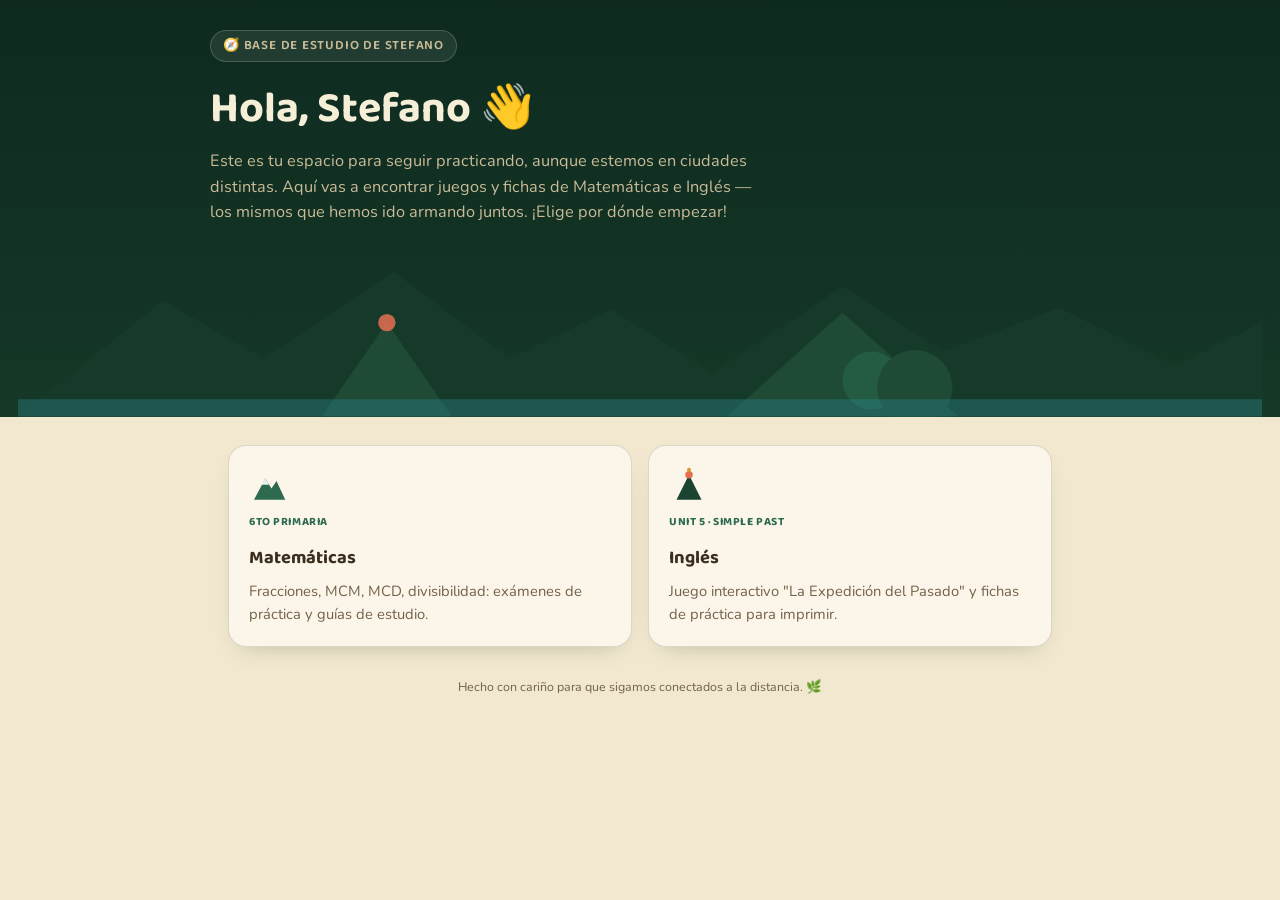
<file: index.html>
<!doctype html>
<html lang="es">
<head>
<meta charset="utf-8">
<meta name="viewport" content="width=device-width, initial-scale=1">
<title>Base de Estudio - Stefano</title>
<link rel="icon" href="data:image/svg+xml,<svg xmlns=%22http://www.w3.org/2000/svg%22 viewBox=%220 0 32 32%22><text y=%2224%22 font-size=%2224%22>🧭</text></svg>">
<link rel="stylesheet" href="https://fonts.googleapis.com/css2?family=Baloo+2:wght@500;600;700;800&family=Nunito:wght@400;600;700;800&display=swap">
<link rel="stylesheet" href="assets/style.css">
</head>
<body>

<div class="hero">
  <div class="hero-inner">
    <span class="eyebrow">🧭 Base de Estudio de Stefano</span>
    <h1>Hola, Stefano 👋</h1>
    <p>Este es tu espacio para seguir practicando, aunque estemos en ciudades distintas.
    Aquí vas a encontrar juegos y fichas de Matemáticas e Inglés — los mismos que hemos
    ido armando juntos. ¡Elige por dónde empezar!</p>
  </div>
  <svg class="skyline" viewBox="0 0 860 120" preserveAspectRatio="none" aria-hidden="true">
    <polygon points="0,120 100,40 170,80 260,20 340,80 410,46 480,90 570,30 640,75 720,45 800,85 860,55 860,120" fill="#163A2A"/>
    <polygon points="210,120 255,55 300,120" fill="#1E4A36"/>
    <circle cx="255" cy="55" r="6" fill="var(--coral)" opacity=".85"/>
    <polygon points="490,120 570,48 650,120" fill="#1E4A36"/>
    <circle cx="590" cy="95" r="20" fill="#235C43"/>
    <circle cx="620" cy="100" r="26" fill="#1E4A36"/>
    <rect x="0" y="108" width="860" height="12" fill="var(--sky)" opacity=".35"/>
  </svg>
</div>

<div class="wrap">
  <div class="grid">
    <a class="card" href="matematicas.html">
      <svg class="icon" viewBox="0 0 32 32" aria-hidden="true"><polygon points="4,27 13,10 18,18 22,12 29,27" fill="var(--canopy)"/><polygon points="13,10 16,15 10,15" fill="#fff" opacity=".9"/></svg>
      <span class="tag">6to Primaria</span>
      <h3>Matemáticas</h3>
      <p>Fracciones, MCM, MCD, divisibilidad: exámenes de práctica y guías de estudio.</p>
    </a>
    <a class="card" href="ingles.html">
      <svg class="icon" viewBox="0 0 32 32" aria-hidden="true"><polygon points="6,27 16,7 26,27" fill="var(--jungle)"/><circle cx="16" cy="7" r="3" fill="var(--coral)"/><circle cx="16" cy="3" r="1.6" fill="var(--gold)"/></svg>
      <span class="tag">Unit 5 · Simple Past</span>
      <h3>Inglés</h3>
      <p>Juego interactivo "La Expedición del Pasado" y fichas de práctica para imprimir.</p>
    </a>
  </div>

  <p class="footer-note">Hecho con cariño para que sigamos conectados a la distancia. 🌿</p>
</div>

</body>
</html>
</file>
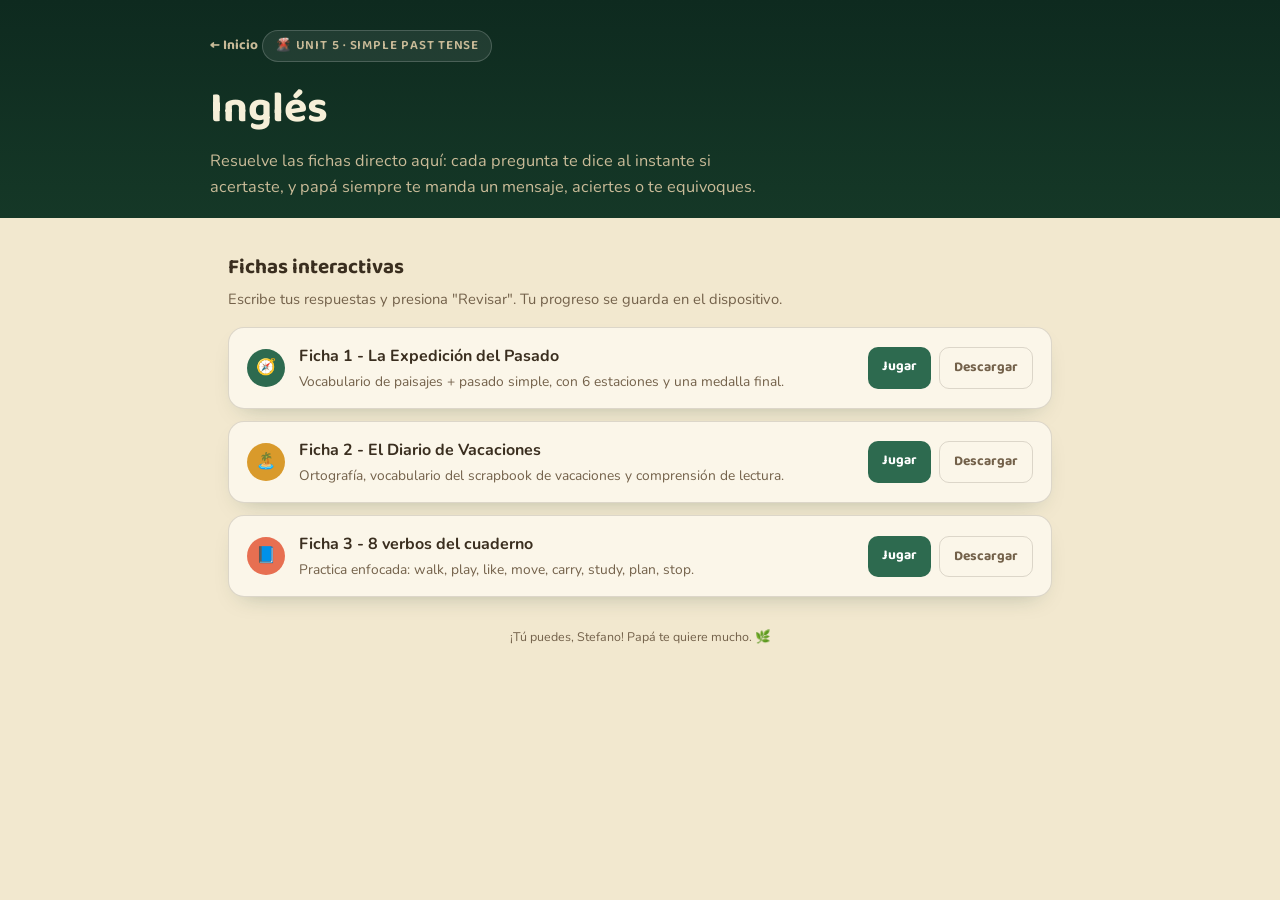
<file: ingles.html>
<!doctype html>
<html lang="es">
<head>
<meta charset="utf-8">
<meta name="viewport" content="width=device-width, initial-scale=1">
<title>Inglés - Base de Estudio de Stefano</title>
<link rel="icon" href="data:image/svg+xml,<svg xmlns=%22http://www.w3.org/2000/svg%22 viewBox=%220 0 32 32%22><text y=%2224%22 font-size=%2224%22>🧭</text></svg>">
<link rel="stylesheet" href="https://fonts.googleapis.com/css2?family=Baloo+2:wght@500;600;700;800&family=Nunito:wght@400;600;700;800&display=swap">
<link rel="stylesheet" href="assets/style.css">
</head>
<body>

<div class="hero">
  <div class="hero-inner">
    <a class="back-link" href="index.html">← Inicio</a>
    <span class="eyebrow">🌋 Unit 5 · Simple Past Tense</span>
    <h1>Inglés</h1>
    <p>Resuelve las fichas directo aquí: cada pregunta te dice al instante si acertaste,
    y papá siempre te manda un mensaje, aciertes o te equivoques.</p>
  </div>
</div>

<div class="wrap">
  <h2 class="section-title">Fichas interactivas</h2>
  <p class="section-sub">Escribe tus respuestas y presiona "Revisar". Tu progreso se guarda en el dispositivo.</p>

  <div class="resource">
    <div class="badge">🧭</div>
    <div class="body">
      <h4>Ficha 1 - La Expedición del Pasado</h4>
      <p>Vocabulario de paisajes + pasado simple, con 6 estaciones y una medalla final.</p>
    </div>
    <div class="actions">
      <a class="btn" href="ingles/expedicion-pasado-simple.html">Jugar</a>
      <a class="btn secondary" href="assets/docs/ingles/Ejercicios_Pasado_Simple.docx">Descargar</a>
    </div>
  </div>

  <div class="resource">
    <div class="badge gold">🏝️</div>
    <div class="body">
      <h4>Ficha 2 - El Diario de Vacaciones</h4>
      <p>Ortografía, vocabulario del scrapbook de vacaciones y comprensión de lectura.</p>
    </div>
    <div class="actions">
      <a class="btn" href="ingles/ficha2-interactiva.html">Jugar</a>
      <a class="btn secondary" href="assets/docs/ingles/Ejercicios_Pasado_Simple_Ficha2.docx">Descargar</a>
    </div>
  </div>

  <div class="resource">
    <div class="badge coral">📘</div>
    <div class="body">
      <h4>Ficha 3 - 8 verbos del cuaderno</h4>
      <p>Practica enfocada: walk, play, like, move, carry, study, plan, stop.</p>
    </div>
    <div class="actions">
      <a class="btn" href="ingles/ficha3-interactiva.html">Jugar</a>
      <a class="btn secondary" href="assets/docs/ingles/Ejercicios_Pasado_Simple_Ficha3.docx">Descargar</a>
    </div>
  </div>

  <p class="footer-note">¡Tú puedes, Stefano! Papá te quiere mucho. 🌿</p>
</div>

</body>
</html>
</file>
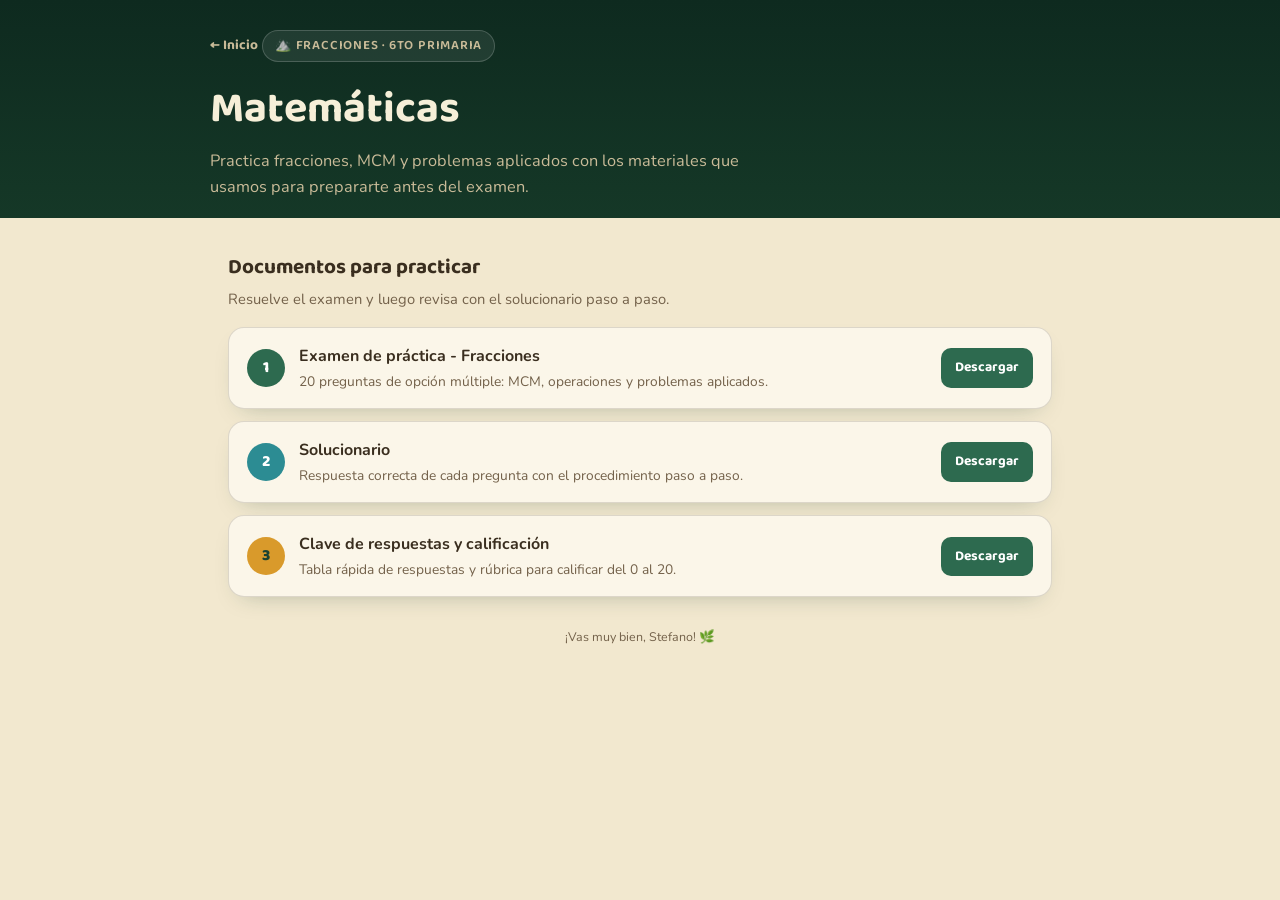
<file: matematicas.html>
<!doctype html>
<html lang="es">
<head>
<meta charset="utf-8">
<meta name="viewport" content="width=device-width, initial-scale=1">
<title>Matemáticas - Base de Estudio de Stefano</title>
<link rel="icon" href="data:image/svg+xml,<svg xmlns=%22http://www.w3.org/2000/svg%22 viewBox=%220 0 32 32%22><text y=%2224%22 font-size=%2224%22>🧭</text></svg>">
<link rel="stylesheet" href="https://fonts.googleapis.com/css2?family=Baloo+2:wght@500;600;700;800&family=Nunito:wght@400;600;700;800&display=swap">
<link rel="stylesheet" href="assets/style.css">
</head>
<body>

<div class="hero">
  <div class="hero-inner">
    <a class="back-link" href="index.html">← Inicio</a>
    <span class="eyebrow">⛰️ Fracciones · 6to Primaria</span>
    <h1>Matemáticas</h1>
    <p>Practica fracciones, MCM y problemas aplicados con los materiales que usamos para
    prepararte antes del examen.</p>
  </div>
</div>

<div class="wrap">
  <h2 class="section-title">Documentos para practicar</h2>
  <p class="section-sub">Resuelve el examen y luego revisa con el solucionario paso a paso.</p>

  <div class="resource">
    <div class="badge">1</div>
    <div class="body">
      <h4>Examen de práctica - Fracciones</h4>
      <p>20 preguntas de opción múltiple: MCM, operaciones y problemas aplicados.</p>
    </div>
    <div class="actions">
      <a class="btn" href="assets/docs/matematicas/Examen_Practico_Fracciones.docx">Descargar</a>
    </div>
  </div>

  <div class="resource">
    <div class="badge sky">2</div>
    <div class="body">
      <h4>Solucionario</h4>
      <p>Respuesta correcta de cada pregunta con el procedimiento paso a paso.</p>
    </div>
    <div class="actions">
      <a class="btn" href="assets/docs/matematicas/Solucionario_Fracciones.docx">Descargar</a>
    </div>
  </div>

  <div class="resource">
    <div class="badge gold">3</div>
    <div class="body">
      <h4>Clave de respuestas y calificación</h4>
      <p>Tabla rápida de respuestas y rúbrica para calificar del 0 al 20.</p>
    </div>
    <div class="actions">
      <a class="btn" href="assets/docs/matematicas/Clave_Respuestas_Calificacion.docx">Descargar</a>
    </div>
  </div>

  <p class="footer-note">¡Vas muy bien, Stefano! 🌿</p>
</div>

</body>
</html>
</file>
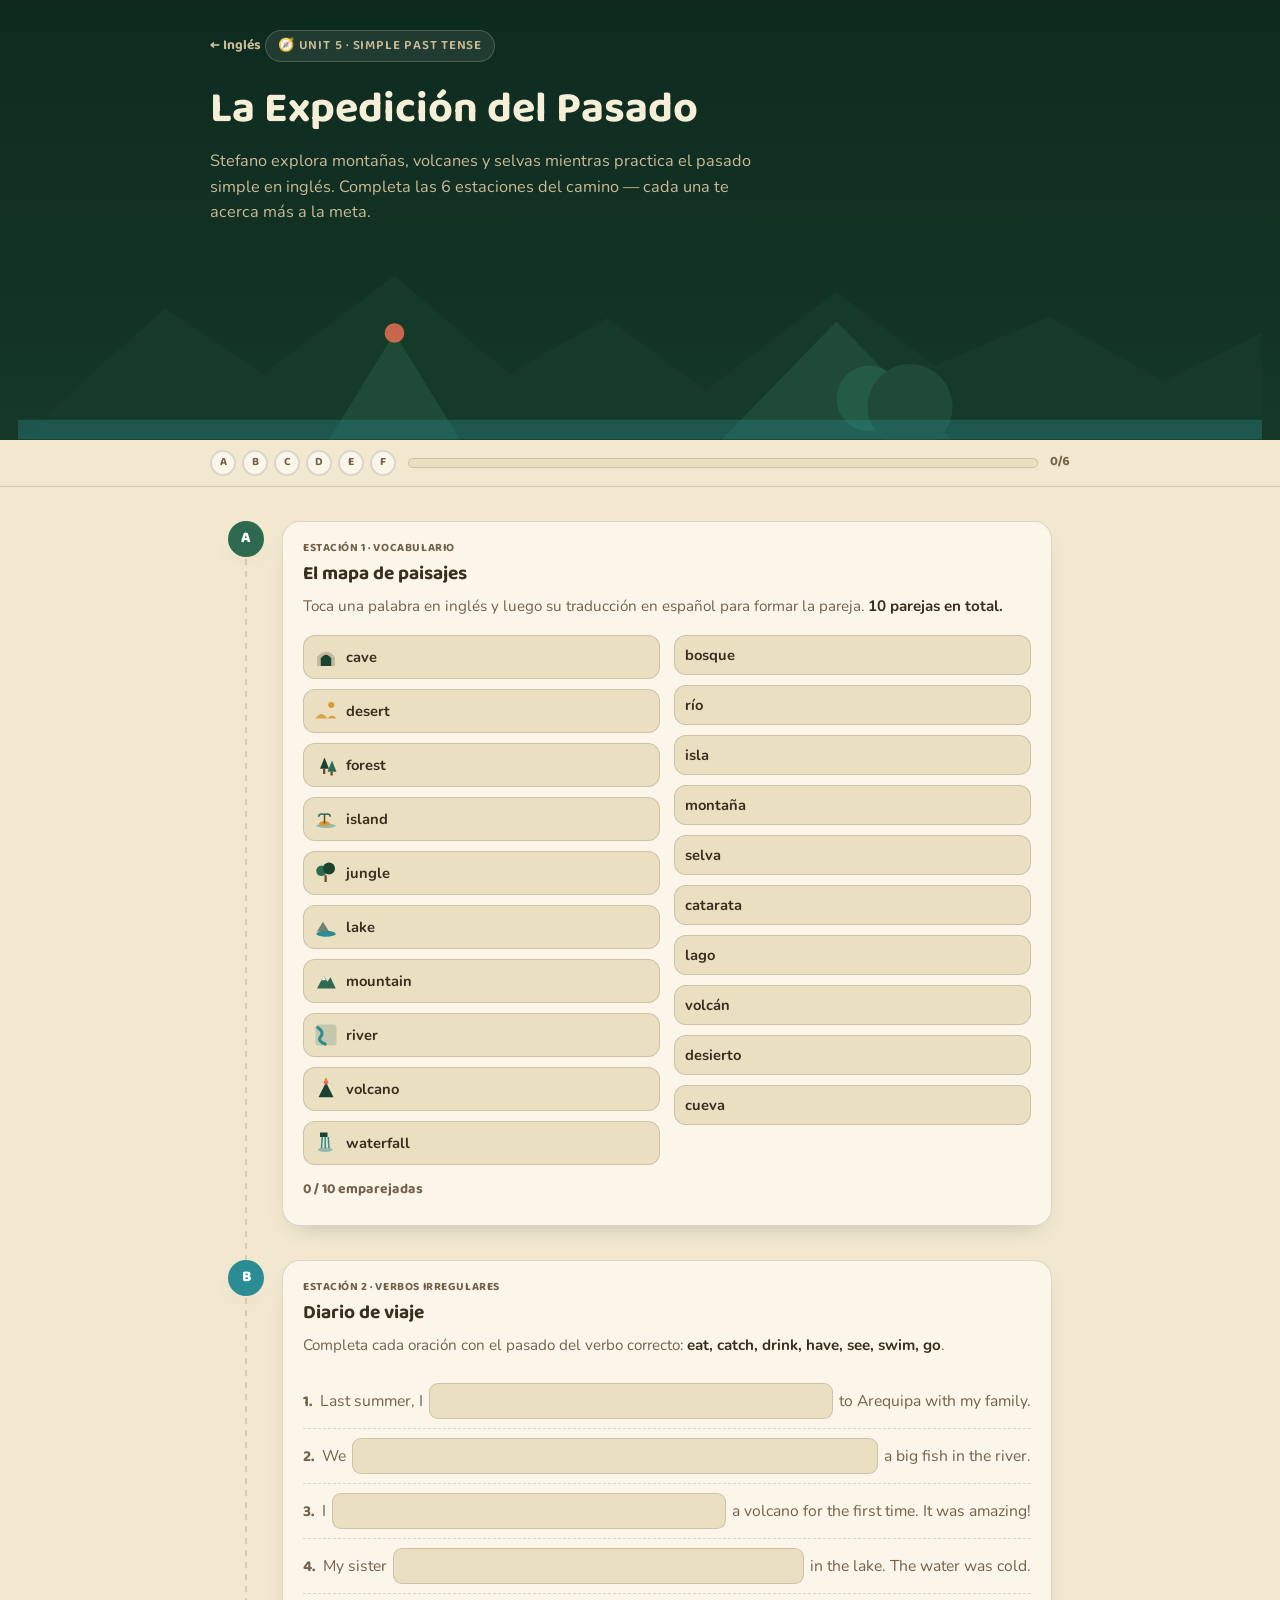
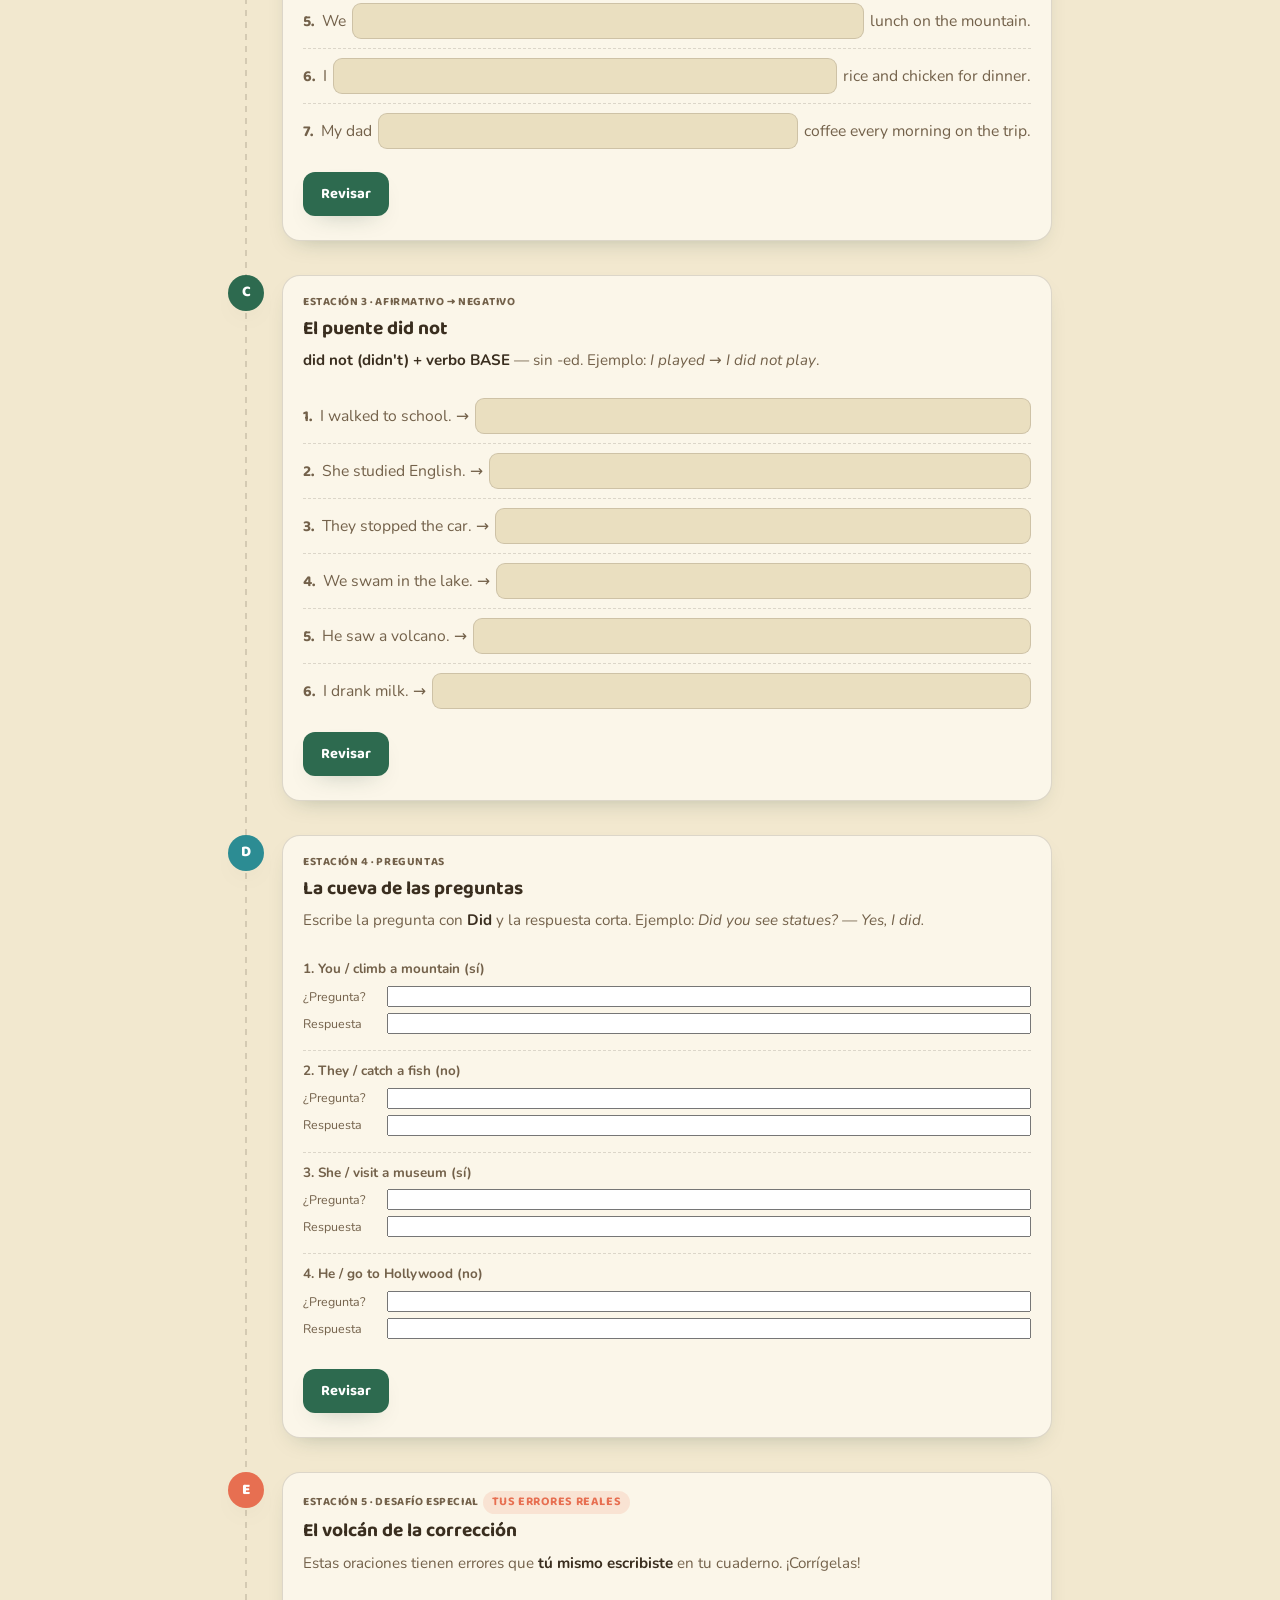
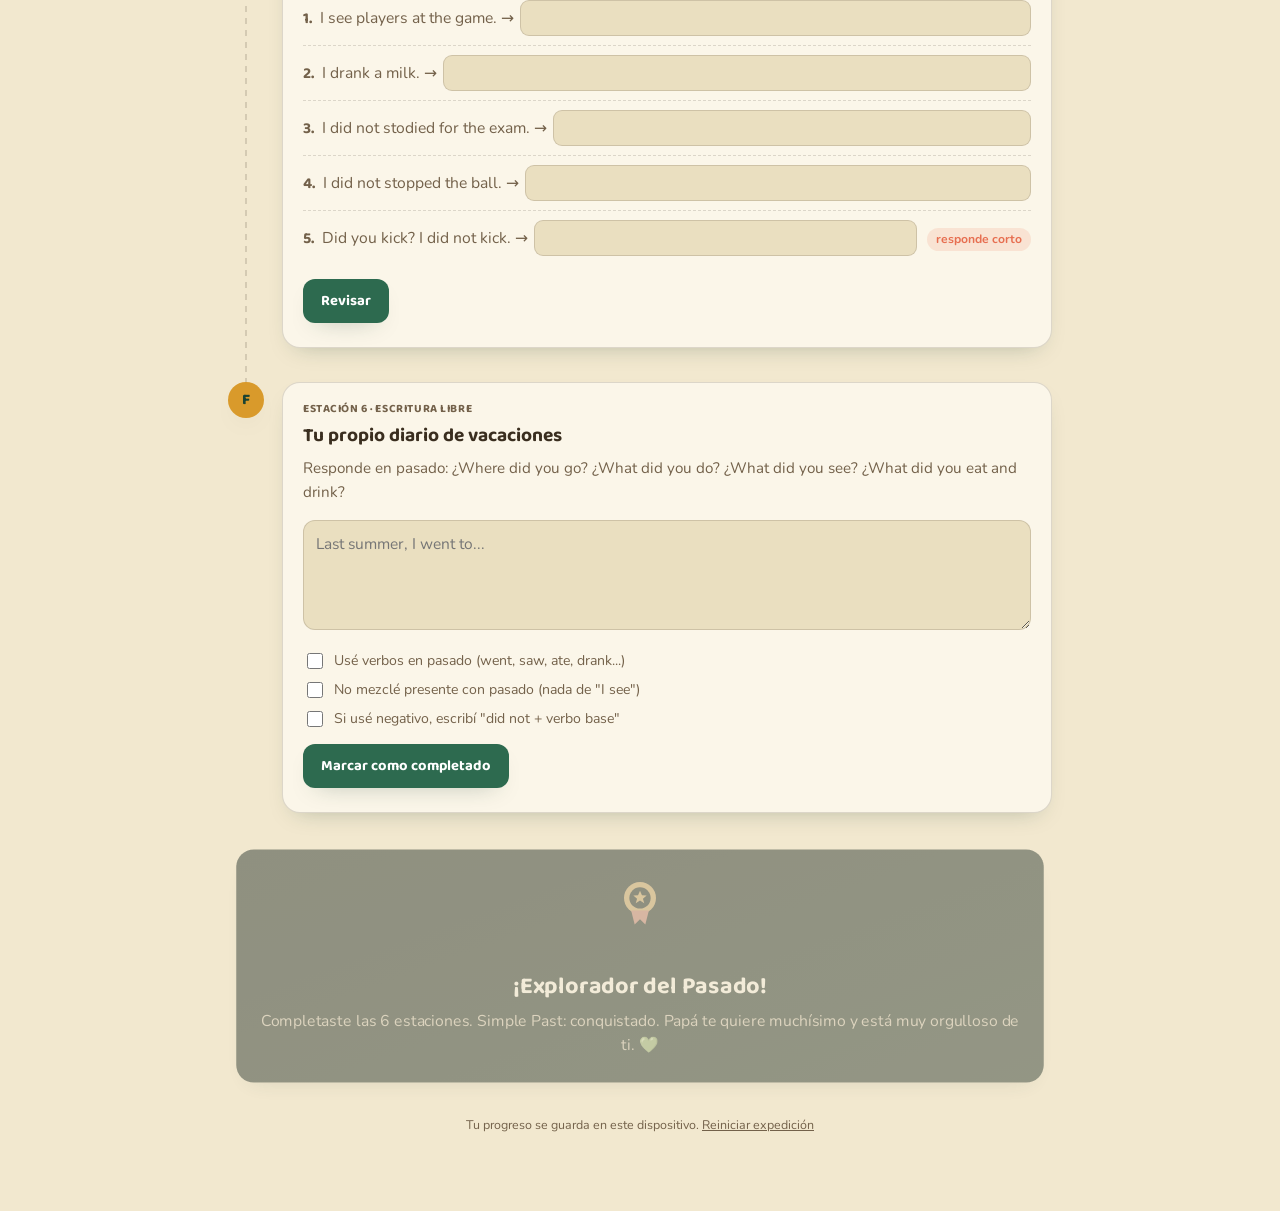
<file: ingles/expedicion-pasado-simple.html>
<!doctype html>
<html lang="es">
<head>
<meta charset="utf-8">
<meta name="viewport" content="width=device-width, initial-scale=1">
<title>La Expedición del Pasado</title>
<link rel="icon" href="data:image/svg+xml,<svg xmlns=%22http://www.w3.org/2000/svg%22 viewBox=%220 0 32 32%22><text y=%2224%22 font-size=%2224%22>🧭</text></svg>">
<link rel="stylesheet" href="https://fonts.googleapis.com/css2?family=Baloo+2:wght@500;600;700;800&family=Nunito:wght@400;600;700;800&display=swap">
<link rel="stylesheet" href="../assets/style.css">
</head>
<body>

<div class="hero">
  <div class="hero-inner">
    <a class="back-link" href="../ingles.html">← Inglés</a>
    <span class="eyebrow">🧭 Unit 5 · Simple Past Tense</span>
    <h1>La Expedición del Pasado</h1>
    <p>Stefano explora montañas, volcanes y selvas mientras practica el pasado simple en inglés. Completa las 6 estaciones del camino — cada una te acerca más a la meta.</p>
  </div>
  <svg class="skyline" viewBox="0 0 760 120" preserveAspectRatio="none" aria-hidden="true">
    <polygon points="0,120 90,40 150,80 230,20 300,80 360,46 420,90 500,30 560,75 630,45 700,85 760,55 760,120" fill="#163A2A"/>
    <polygon points="190,120 230,55 270,120" fill="#1E4A36"/>
    <circle cx="230" cy="55" r="6" fill="var(--coral)" opacity=".85"/>
    <polygon points="430,120 500,48 570,120" fill="#1E4A36"/>
    <circle cx="520" cy="95" r="20" fill="#235C43"/>
    <circle cx="545" cy="100" r="26" fill="#1E4A36"/>
    <rect x="0" y="108" width="760" height="12" fill="var(--sky)" opacity=".35"/>
  </svg>
</div>

<div class="progress-dock">
  <div class="progress-row">
    <div class="stamps" id="stamps"></div>
    <div class="bar-track"><div class="bar-fill" id="barFill"></div></div>
    <div class="bar-label" id="barLabel">0/6</div>
  </div>
</div>

<div class="wrap">
  <ol class="trail">

    <!-- STATION A: VOCAB -->
    <li class="station" data-accent="canopy">
      <div class="badge-station">A</div>
      <div class="station-card">
        <p class="kicker">Estación 1 · Vocabulario</p>
        <h2>El mapa de paisajes</h2>
        <p class="station-instructions">Toca una palabra en inglés y luego su traducción en español para formar la pareja. <b>10 parejas en total.</b></p>
        <div class="match-grid" id="matchGrid"></div>
        <div class="btn-row">
          <span class="result-count" id="matchCount">0 / 10 emparejadas</span>
        </div>
        <span class="feedback" id="matchFeedback"></span>
      </div>
    </li>

    <!-- STATION B -->
    <li class="station" data-accent="sky">
      <div class="badge-station">B</div>
      <div class="station-card">
        <p class="kicker">Estación 2 · Verbos irregulares</p>
        <h2>Diario de viaje</h2>
        <p class="station-instructions">Completa cada oración con el pasado del verbo correcto: <b>eat, catch, drink, have, see, swim, go</b>.</p>
        <div id="stationB"></div>
        <div class="btn-row">
          <button class="btn-action" data-check="b">Revisar</button>
        </div>
        <span class="feedback" id="msgB"></span>
      </div>
    </li>

    <!-- STATION C -->
    <li class="station" data-accent="canopy">
      <div class="badge-station">C</div>
      <div class="station-card">
        <p class="kicker">Estación 3 · Afirmativo → Negativo</p>
        <h2>El puente did not</h2>
        <p class="station-instructions"><b>did not (didn't) + verbo BASE</b> — sin -ed. Ejemplo: <i>I played</i> → <i>I did not play</i>.</p>
        <div id="stationC"></div>
        <div class="btn-row">
          <button class="btn-action" data-check="c">Revisar</button>
        </div>
        <span class="feedback" id="msgC"></span>
      </div>
    </li>

    <!-- STATION D -->
    <li class="station" data-accent="sky">
      <div class="badge-station">D</div>
      <div class="station-card">
        <p class="kicker">Estación 4 · Preguntas</p>
        <h2>La cueva de las preguntas</h2>
        <p class="station-instructions">Escribe la pregunta con <b>Did</b> y la respuesta corta. Ejemplo: <i>Did you see statues? — Yes, I did.</i></p>
        <div id="stationD"></div>
        <div class="btn-row">
          <button class="btn-action" data-check="d">Revisar</button>
        </div>
        <span class="feedback" id="msgD"></span>
      </div>
    </li>

    <!-- STATION E -->
    <li class="station" data-accent="coral">
      <div class="badge-station">E</div>
      <div class="station-card">
        <p class="kicker">Estación 5 · Desafío especial<span class="hint-tag">tus errores reales</span></p>
        <h2>El volcán de la corrección</h2>
        <p class="station-instructions">Estas oraciones tienen errores que <b>tú mismo escribiste</b> en tu cuaderno. ¡Corrígelas!</p>
        <div id="stationE"></div>
        <div class="btn-row">
          <button class="btn-action" data-check="e">Revisar</button>
        </div>
        <span class="feedback" id="msgE"></span>
      </div>
    </li>

    <!-- STATION F -->
    <li class="station" data-accent="gold">
      <div class="badge-station">F</div>
      <div class="station-card">
        <p class="kicker">Estación 6 · Escritura libre</p>
        <h2>Tu propio diario de vacaciones</h2>
        <p class="station-instructions">Responde en pasado: ¿Where did you go? ¿What did you do? ¿What did you see? ¿What did you eat and drink?</p>
        <textarea id="freeWrite" placeholder="Last summer, I went to..."></textarea>
        <ul class="checklist">
          <li><input type="checkbox" id="chk1"><label for="chk1">Usé verbos en pasado (went, saw, ate, drank...)</label></li>
          <li><input type="checkbox" id="chk2"><label for="chk2">No mezclé presente con pasado (nada de "I see")</label></li>
          <li><input type="checkbox" id="chk3"><label for="chk3">Si usé negativo, escribí "did not + verbo base"</label></li>
        </ul>
        <div class="btn-row">
          <button class="btn-action" id="finishF">Marcar como completado</button>
        </div>
        <span class="feedback" id="msgF"></span>
      </div>
    </li>
  </ol>

  <div class="finale" id="finale">
    <svg class="medal" viewBox="0 0 64 64" aria-hidden="true">
      <circle cx="32" cy="26" r="18" fill="var(--gold)"/>
      <circle cx="32" cy="26" r="12" fill="var(--hero-bg)"/>
      <polygon points="32,18 34.2,23 39.5,23.3 35.3,26.8 36.8,32 32,28.8 27.2,32 28.7,26.8 24.5,23.3 29.8,23" fill="var(--gold)"/>
      <polygon points="22,40 26,56 32,50 38,56 42,40" fill="var(--coral)"/>
    </svg>
    <h2>¡Explorador del Pasado!</h2>
    <p>Completaste las 6 estaciones. Simple Past: conquistado. Papá te quiere muchísimo y está muy orgulloso de ti. 💚</p>
  </div>

  <p class="footer-note">Tu progreso se guarda en este dispositivo. <button id="resetBtn" type="button" class="link-btn">Reiniciar expedición</button></p>
</div>

<script src="../assets/feedback.js"></script>
<script>
(function(){
  "use strict";

  var STORE_KEY = "expedicion-pasado-progress-v2";

  function loadState(){
    try{
      var raw = localStorage.getItem(STORE_KEY);
      return raw ? JSON.parse(raw) : {};
    }catch(e){ return {}; }
  }
  function saveState(){
    try{ localStorage.setItem(STORE_KEY, JSON.stringify(state)); }catch(e){}
  }

  var state = Object.assign({
    vocab:{matched:[]},
    b:{values:["","","","","","",""], done:false},
    c:{values:["","","","","",""], done:false},
    d:{values:["","","","","","","",""], done:false},
    e:{values:["","","","",""], done:false},
    f:{text:"", chk:[false,false,false], done:false}
  }, loadState());

  function normalize(s){
    s = (s || "").toLowerCase();
    s = s.replace(/didn[’']?t/g, "did not");
    s = s.replace(/[^a-z\s]/g, " ");
    s = s.replace(/\s+/g, " ").trim();
    return s;
  }

  function icon(key){
    var icons = {
      cave:'<svg viewBox="0 0 32 32"><path d="M4,28 L4,16 Q16,2 28,16 L28,28 Z" fill="var(--ink-soft)" opacity=".3"/><path d="M9,28 L9,18 Q16,8 23,18 L23,28 Z" fill="var(--jungle)"/></svg>',
      desert:'<svg viewBox="0 0 32 32"><circle cx="23" cy="8" r="4" fill="var(--gold)"/><path d="M2,26 Q10,14 18,26 Q24,18 30,26 Z" fill="var(--gold)" opacity=".85"/></svg>',
      forest:'<svg viewBox="0 0 32 32"><polygon points="8,21 14,6 20,21" fill="var(--jungle)"/><polygon points="18,25 24,10 30,25" fill="var(--canopy)"/><rect x="12" y="21" width="3" height="7" fill="#6b4a2b"/><rect x="22" y="25" width="3" height="5" fill="#6b4a2b"/></svg>',
      island:'<svg viewBox="0 0 32 32"><ellipse cx="16" cy="25" rx="13" ry="3" fill="var(--sky)" opacity=".45"/><ellipse cx="14" cy="22" rx="7" ry="3" fill="var(--gold)"/><line x1="14" y1="22" x2="14" y2="9" stroke="#6b4a2b" stroke-width="2"/><path d="M14,10 Q7,8 6,13" stroke="var(--canopy)" stroke-width="2" fill="none"/><path d="M14,10 Q21,8 22,13" stroke="var(--canopy)" stroke-width="2" fill="none"/></svg>',
      jungle:'<svg viewBox="0 0 32 32"><circle cx="10" cy="13" r="7" fill="var(--canopy)"/><circle cx="20" cy="10" r="8" fill="var(--jungle)"/><rect x="14" y="19" width="3" height="9" fill="#6b4a2b"/></svg>',
      lake:'<svg viewBox="0 0 32 32"><polygon points="4,22 12,9 20,22" fill="var(--jungle)" opacity=".6"/><ellipse cx="16" cy="25" rx="13" ry="4" fill="var(--sky)"/></svg>',
      mountain:'<svg viewBox="0 0 32 32"><polygon points="4,26 13,9 18,17 22,11 29,26" fill="var(--canopy)"/><polygon points="13,9 16,15 10,15" fill="#fff" opacity=".9"/></svg>',
      river:'<svg viewBox="0 0 32 32"><rect x="2" y="2" width="28" height="28" rx="4" fill="var(--canopy)" opacity=".2"/><path d="M5,6 Q14,12 9,18 Q4,24 15,28" stroke="var(--sky)" stroke-width="4" fill="none" stroke-linecap="round"/></svg>',
      volcano:'<svg viewBox="0 0 32 32"><polygon points="6,27 16,7 26,27" fill="var(--jungle)"/><circle cx="16" cy="7" r="3" fill="var(--coral)"/><circle cx="16" cy="3" r="1.6" fill="var(--gold)"/></svg>',
      waterfall:'<svg viewBox="0 0 32 32"><rect x="8" y="2" width="10" height="6" fill="var(--jungle)"/><line x1="11" y1="8" x2="10" y2="23" stroke="var(--sky)" stroke-width="2"/><line x1="15" y1="8" x2="15" y2="23" stroke="var(--sky)" stroke-width="2"/><line x1="19" y1="8" x2="20" y2="23" stroke="var(--sky)" stroke-width="2"/><ellipse cx="15" cy="25" rx="10" ry="3" fill="var(--sky)" opacity=".45"/></svg>'
    };
    return icons[key] || "";
  }

  /* ---------------- Station A: matching ---------------- */
  var vocabPairs = [
    ["cave","cueva"],["desert","desierto"],["forest","bosque"],["island","isla"],
    ["jungle","selva"],["lake","lago"],["mountain","montaña"],["river","río"],
    ["volcano","volcán"],["waterfall","catarata"]
  ];
  var engOrder = vocabPairs.map(function(p){return p[0];});
  var esOrder = vocabPairs.map(function(p){return p[1];});
  for(var i=esOrder.length-1;i>0;i--){
    var j = Math.floor(Math.random()*(i+1));
    var tmp = esOrder[i]; esOrder[i]=esOrder[j]; esOrder[j]=tmp;
  }
  var pairMap = {};
  vocabPairs.forEach(function(p){ pairMap[p[0]] = p[1]; });

  var matchGrid = document.getElementById("matchGrid");
  var leftCol = document.createElement("div");
  var rightCol = document.createElement("div");
  leftCol.style.display = "flex"; leftCol.style.flexDirection="column"; leftCol.style.gap="10px";
  rightCol.style.display = "flex"; rightCol.style.flexDirection="column"; rightCol.style.gap="10px";
  matchGrid.appendChild(leftCol);
  matchGrid.appendChild(rightCol);

  var selectedEng = null, selectedEs = null;

  engOrder.forEach(function(word){
    var b = document.createElement("button");
    b.type = "button"; b.className = "chip"; b.dataset.word = word; b.dataset.side = "eng";
    b.innerHTML = icon(word) + "<span>" + word + "</span>";
    if(state.vocab.matched.indexOf(word) > -1){ b.classList.add("matched"); }
    b.addEventListener("click", function(){ onPick(b); });
    leftCol.appendChild(b);
  });
  esOrder.forEach(function(word){
    var b = document.createElement("button");
    b.type = "button"; b.className = "chip"; b.dataset.word = word; b.dataset.side = "es";
    b.innerHTML = "<span>" + word + "</span>";
    var engForThis = Object.keys(pairMap).filter(function(k){return pairMap[k]===word;})[0];
    if(state.vocab.matched.indexOf(engForThis) > -1){ b.classList.add("matched"); }
    b.addEventListener("click", function(){ onPick(b); });
    rightCol.appendChild(b);
  });

  function onPick(btn){
    if(btn.classList.contains("matched")) return;
    if(btn.dataset.side === "eng"){
      if(selectedEng) selectedEng.classList.remove("selected");
      selectedEng = btn; btn.classList.add("selected");
    } else {
      if(selectedEs) selectedEs.classList.remove("selected");
      selectedEs = btn; btn.classList.add("selected");
    }
    if(selectedEng && selectedEs){
      var engWord = selectedEng.dataset.word;
      var esWord = selectedEs.dataset.word;
      var fbEl = document.getElementById("matchFeedback");
      if(pairMap[engWord] === esWord){
        selectedEng.classList.remove("selected"); selectedEs.classList.remove("selected");
        selectedEng.classList.add("matched"); selectedEs.classList.add("matched");
        if(state.vocab.matched.indexOf(engWord) === -1){ state.vocab.matched.push(engWord); }
        selectedEng = null; selectedEs = null;
        Feedback.render(fbEl, true);
        updateMatchCount(); saveState(); updateProgress();
      } else {
        var e1 = selectedEng, e2 = selectedEs;
        e1.classList.add("wrong"); e2.classList.add("wrong");
        Feedback.render(fbEl, false);
        setTimeout(function(){
          e1.classList.remove("selected","wrong");
          e2.classList.remove("selected","wrong");
        }, 340);
        selectedEng = null; selectedEs = null;
      }
    }
  }
  function updateMatchCount(){
    document.getElementById("matchCount").textContent = state.vocab.matched.length + " / 10 emparejadas";
  }
  updateMatchCount();

  /* ---------------- Generic fill-in builder ---------------- */
  function buildItems(containerId, items, stateKey, withPrompt){
    var container = document.getElementById(containerId);
    items.forEach(function(it, idx){
      var row = document.createElement("div");
      row.className = "item";
      var num = document.createElement("span");
      num.className = "num"; num.textContent = (idx+1) + ".";
      row.appendChild(num);

      if(withPrompt){
        var p = document.createElement("span");
        p.className = "prompt"; p.textContent = it.prompt + " →";
        row.appendChild(p);
      } else {
        var parts = it.sentence.split("___");
        var pre = document.createElement("span");
        pre.className = "prompt"; pre.textContent = parts[0];
        row.appendChild(pre);
      }

      var input = document.createElement("input");
      input.type = "text"; input.autocomplete = "off"; input.spellcheck = false;
      input.setAttribute("aria-label", "Respuesta " + (idx+1));
      input.value = state[stateKey].values[idx] || "";
      input.addEventListener("input", function(){
        state[stateKey].values[idx] = input.value;
        input.classList.remove("ok","bad");
        var corr = row.querySelector(".correction");
        if(corr) corr.remove();
        saveState();
      });
      row.appendChild(input);

      if(!withPrompt){
        var post = document.createElement("span");
        post.className = "prompt";
        var parts2 = it.sentence.split("___");
        post.textContent = parts2[1] || "";
        row.appendChild(post);
      }

      if(it.hint){
        var hintTag = document.createElement("span");
        hintTag.className = "hint-tag"; hintTag.textContent = it.hint;
        row.appendChild(hintTag);
      }

      container.appendChild(row);
    });
  }

  var bItems = [
    {sentence:"Last summer, I ___ to Arequipa with my family.", answer:"went"},
    {sentence:"We ___ a big fish in the river.", answer:"caught"},
    {sentence:"I ___ a volcano for the first time. It was amazing!", answer:"saw"},
    {sentence:"My sister ___ in the lake. The water was cold.", answer:"swam"},
    {sentence:"We ___ lunch on the mountain.", answer:"had"},
    {sentence:"I ___ rice and chicken for dinner.", answer:"ate"},
    {sentence:"My dad ___ coffee every morning on the trip.", answer:"drank"}
  ];
  buildItems("stationB", bItems, "b", false);

  var cItems = [
    {prompt:"I walked to school.", answer:"I did not walk to school."},
    {prompt:"She studied English.", answer:"She did not study English."},
    {prompt:"They stopped the car.", answer:"They did not stop the car."},
    {prompt:"We swam in the lake.", answer:"We did not swim in the lake."},
    {prompt:"He saw a volcano.", answer:"He did not see a volcano."},
    {prompt:"I drank milk.", answer:"I did not drink milk."}
  ];
  buildItems("stationC", cItems, "c", true);

  var eItems = [
    {prompt:"I see players at the game.", answer:"I saw players at the game."},
    {prompt:"I drank a milk.", answer:"I drank milk."},
    {prompt:"I did not stodied for the exam.", answer:"I did not study for the exam."},
    {prompt:"I did not stopped the ball.", answer:"I did not stop the ball."},
    {prompt:"Did you kick? I did not kick.", answer:"No, I didn't.", hint:"responde corto"}
  ];
  buildItems("stationE", eItems, "e", true);

  var dItems = [
    {prompt:"You / climb a mountain (sí)", q:"Did you climb a mountain?", a:"Yes, I did."},
    {prompt:"They / catch a fish (no)", q:"Did they catch a fish?", a:"No, they didn't."},
    {prompt:"She / visit a museum (sí)", q:"Did she visit a museum?", a:"Yes, she did."},
    {prompt:"He / go to Hollywood (no)", q:"Did he go to Hollywood?", a:"No, he didn't."}
  ];
  (function(){
    var container = document.getElementById("stationD");
    dItems.forEach(function(it, idx){
      var wrap = document.createElement("div");
      wrap.className = "qa-pair";
      var pl = document.createElement("div");
      pl.className = "prompt-line"; pl.textContent = (idx+1) + ". " + it.prompt;
      wrap.appendChild(pl);
      [["¿Pregunta?","q", idx*2], ["Respuesta","a", idx*2+1]].forEach(function(cfg){
        var row = document.createElement("div");
        row.className = "row";
        var label = document.createElement("label");
        label.textContent = cfg[0]; row.appendChild(label);
        var input = document.createElement("input");
        input.type = "text"; input.autocomplete = "off"; input.spellcheck = false;
        input.style.flex = "1 1 160px";
        input.value = state.d.values[cfg[2]] || "";
        input.addEventListener("input", function(){
          state.d.values[cfg[2]] = input.value;
          input.classList.remove("ok","bad");
          saveState();
        });
        row.appendChild(input);
        wrap.appendChild(row);
      });
      container.appendChild(wrap);
    });
  })();

  /* ---------------- Check logic ---------------- */
  function checkSimple(items, stateKey, msgId){
    var container = document.getElementById("station" + stateKey.toUpperCase());
    var inputs = container.querySelectorAll("input[type=text]");
    var allOk = true;
    items.forEach(function(it, idx){
      var input = inputs[idx];
      var row = input.closest(".item");
      var old = row.querySelector(".correction");
      if(old) old.remove();
      var ok = normalize(input.value) === normalize(it.answer);
      input.classList.toggle("ok", ok);
      input.classList.toggle("bad", !ok);
      if(!ok){
        allOk = false;
        var corr = document.createElement("span");
        corr.className = "correction";
        corr.innerHTML = "Respuesta: <b>" + it.answer + "</b>";
        row.appendChild(corr);
      }
    });
    state[stateKey].done = allOk;
    saveState();
    Feedback.render(document.getElementById(msgId), allOk);
    updateProgress();
  }

  document.querySelector('[data-check="b"]').addEventListener("click", function(){ checkSimple(bItems, "b", "msgB"); });
  document.querySelector('[data-check="c"]').addEventListener("click", function(){ checkSimple(cItems, "c", "msgC"); });
  document.querySelector('[data-check="e"]').addEventListener("click", function(){ checkSimple(eItems, "e", "msgE"); });
  document.querySelector('[data-check="d"]').addEventListener("click", function(){
    var container = document.getElementById("stationD");
    var inputs = container.querySelectorAll("input[type=text]");
    var allOk = true;
    dItems.forEach(function(it, idx){
      var qInput = inputs[idx*2];
      var aInput = inputs[idx*2+1];
      var qOk = normalize(qInput.value) === normalize(it.q);
      var aOk = normalize(aInput.value) === normalize(it.a);
      qInput.classList.toggle("ok", qOk); qInput.classList.toggle("bad", !qOk);
      aInput.classList.toggle("ok", aOk); aInput.classList.toggle("bad", !aOk);
      if(!qOk || !aOk) allOk = false;
    });
    state.d.done = allOk;
    saveState();
    Feedback.render(document.getElementById("msgD"), allOk);
    updateProgress();
  });

  /* Station F */
  var freeWrite = document.getElementById("freeWrite");
  freeWrite.value = state.f.text || "";
  freeWrite.addEventListener("input", function(){ state.f.text = freeWrite.value; saveState(); });
  ["chk1","chk2","chk3"].forEach(function(id, idx){
    var el = document.getElementById(id);
    el.checked = !!state.f.chk[idx];
    el.addEventListener("change", function(){ state.f.chk[idx] = el.checked; saveState(); });
  });
  document.getElementById("finishF").addEventListener("click", function(){
    var hasText = freeWrite.value.trim().length > 15;
    state.f.done = hasText;
    saveState();
    var msg = document.getElementById("msgF");
    if(hasText){
      Feedback.render(msg, true);
    } else {
      msg.textContent = "Escribe un poco más antes de terminar. Tómate tu tiempo — papá te quiere sin importar cuánto tardes.";
      msg.className = "feedback fb-bad";
    }
    updateProgress();
  });

  /* ---------------- Progress ---------------- */
  var stampsEl = document.getElementById("stamps");
  var stationKeys = ["A","B","C","D","E","F"];
  stationKeys.forEach(function(k){
    var s = document.createElement("div");
    s.className = "stamp"; s.id = "stampStation" + k; s.textContent = k;
    stampsEl.appendChild(s);
  });

  function stationDone(key){
    if(key === "A") return state.vocab.matched.length >= 10;
    if(key === "B") return !!state.b.done;
    if(key === "C") return !!state.c.done;
    if(key === "D") return !!state.d.done;
    if(key === "E") return !!state.e.done;
    if(key === "F") return !!state.f.done;
    return false;
  }

  function updateProgress(){
    var doneCount = 0;
    stationKeys.forEach(function(k){
      var el = document.getElementById("stampStation" + k);
      var done = stationDone(k);
      el.classList.toggle("done", done);
      if(done) doneCount++;
    });
    document.getElementById("barFill").style.width = (doneCount/6*100) + "%";
    document.getElementById("barLabel").textContent = doneCount + "/6";
    document.getElementById("finale").classList.toggle("unlocked", doneCount === 6);
  }

  function restoreChecks(){
    if(state.b.done) checkSimple(bItems, "b", "msgB");
    if(state.c.done) checkSimple(cItems, "c", "msgC");
    if(state.e.done) checkSimple(eItems, "e", "msgE");
    if(state.d.done) document.querySelector('[data-check="d"]').click();
    if(state.f.done){ Feedback.render(document.getElementById("msgF"), true); }
  }
  restoreChecks();
  updateProgress();

  document.getElementById("resetBtn").addEventListener("click", function(){
    try{ localStorage.removeItem(STORE_KEY); }catch(e){}
    location.reload();
  });

})();
</script>
</body>
</html>
</file>
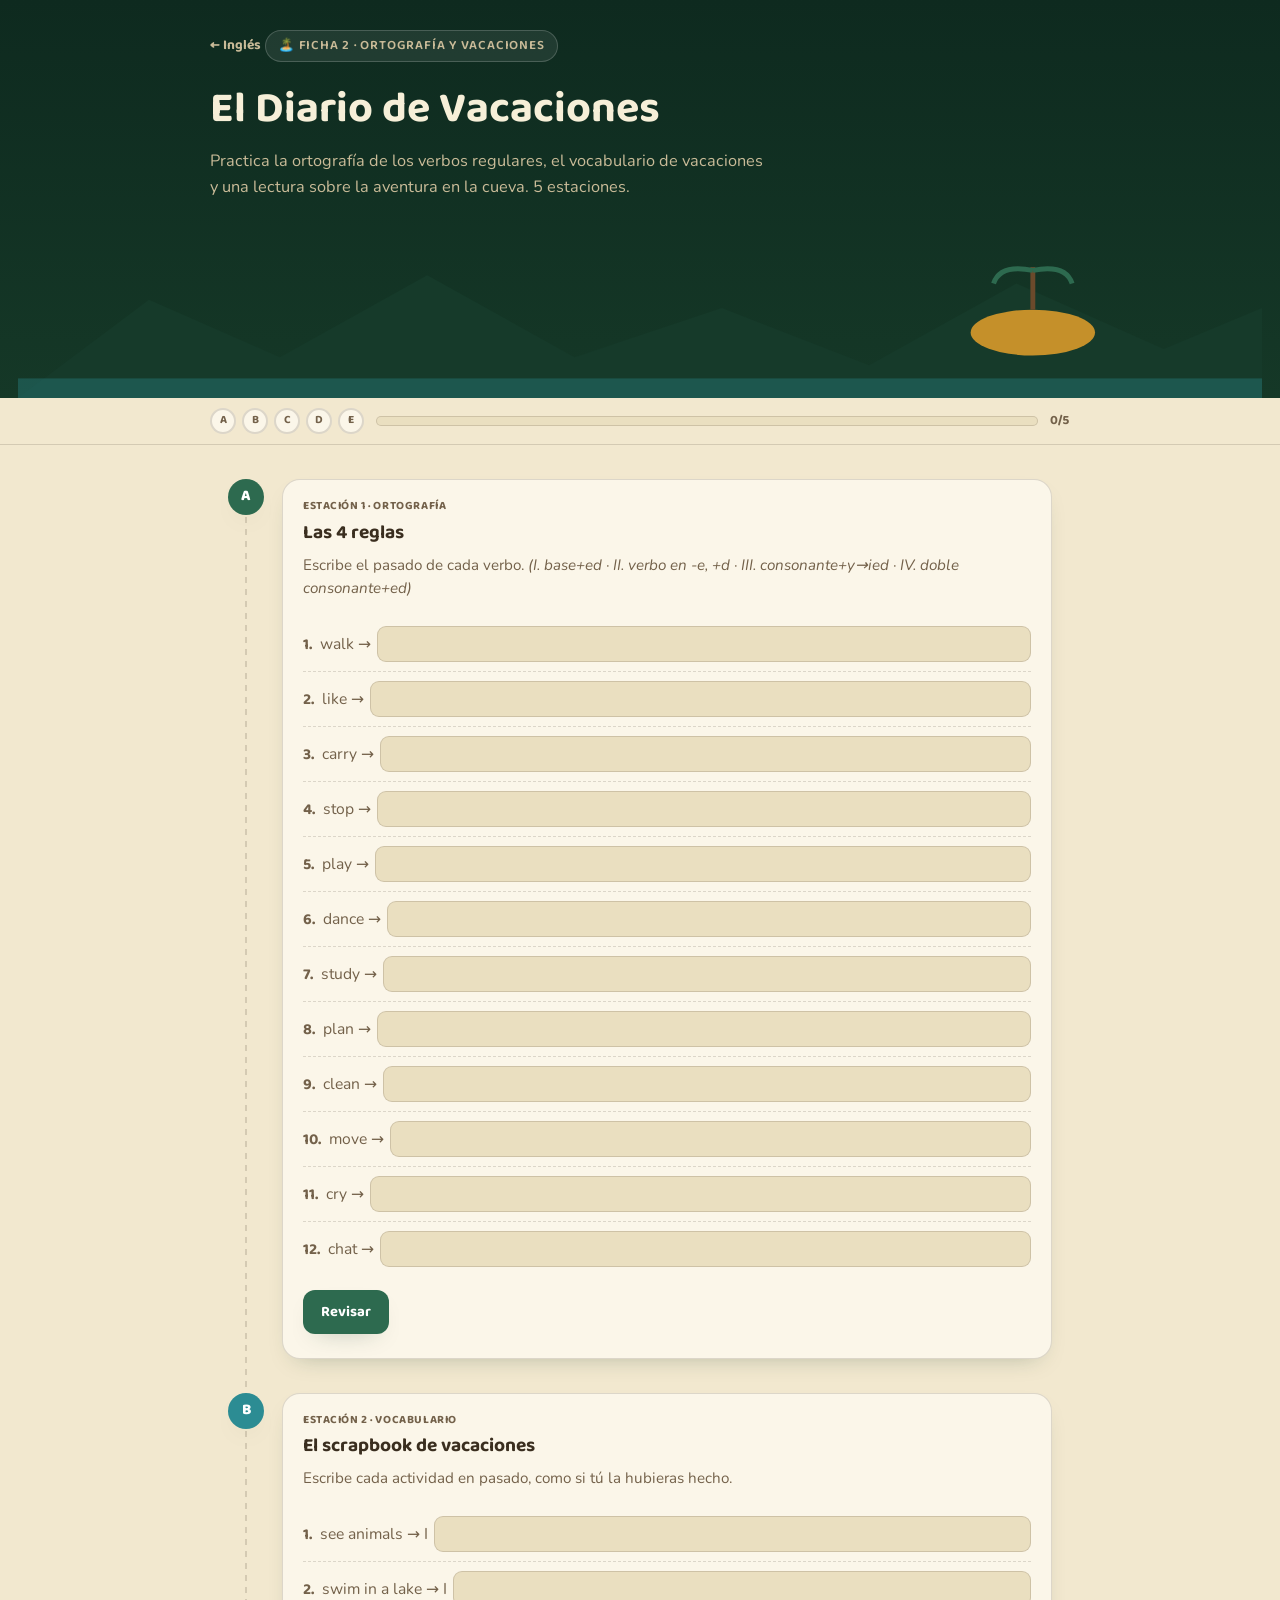
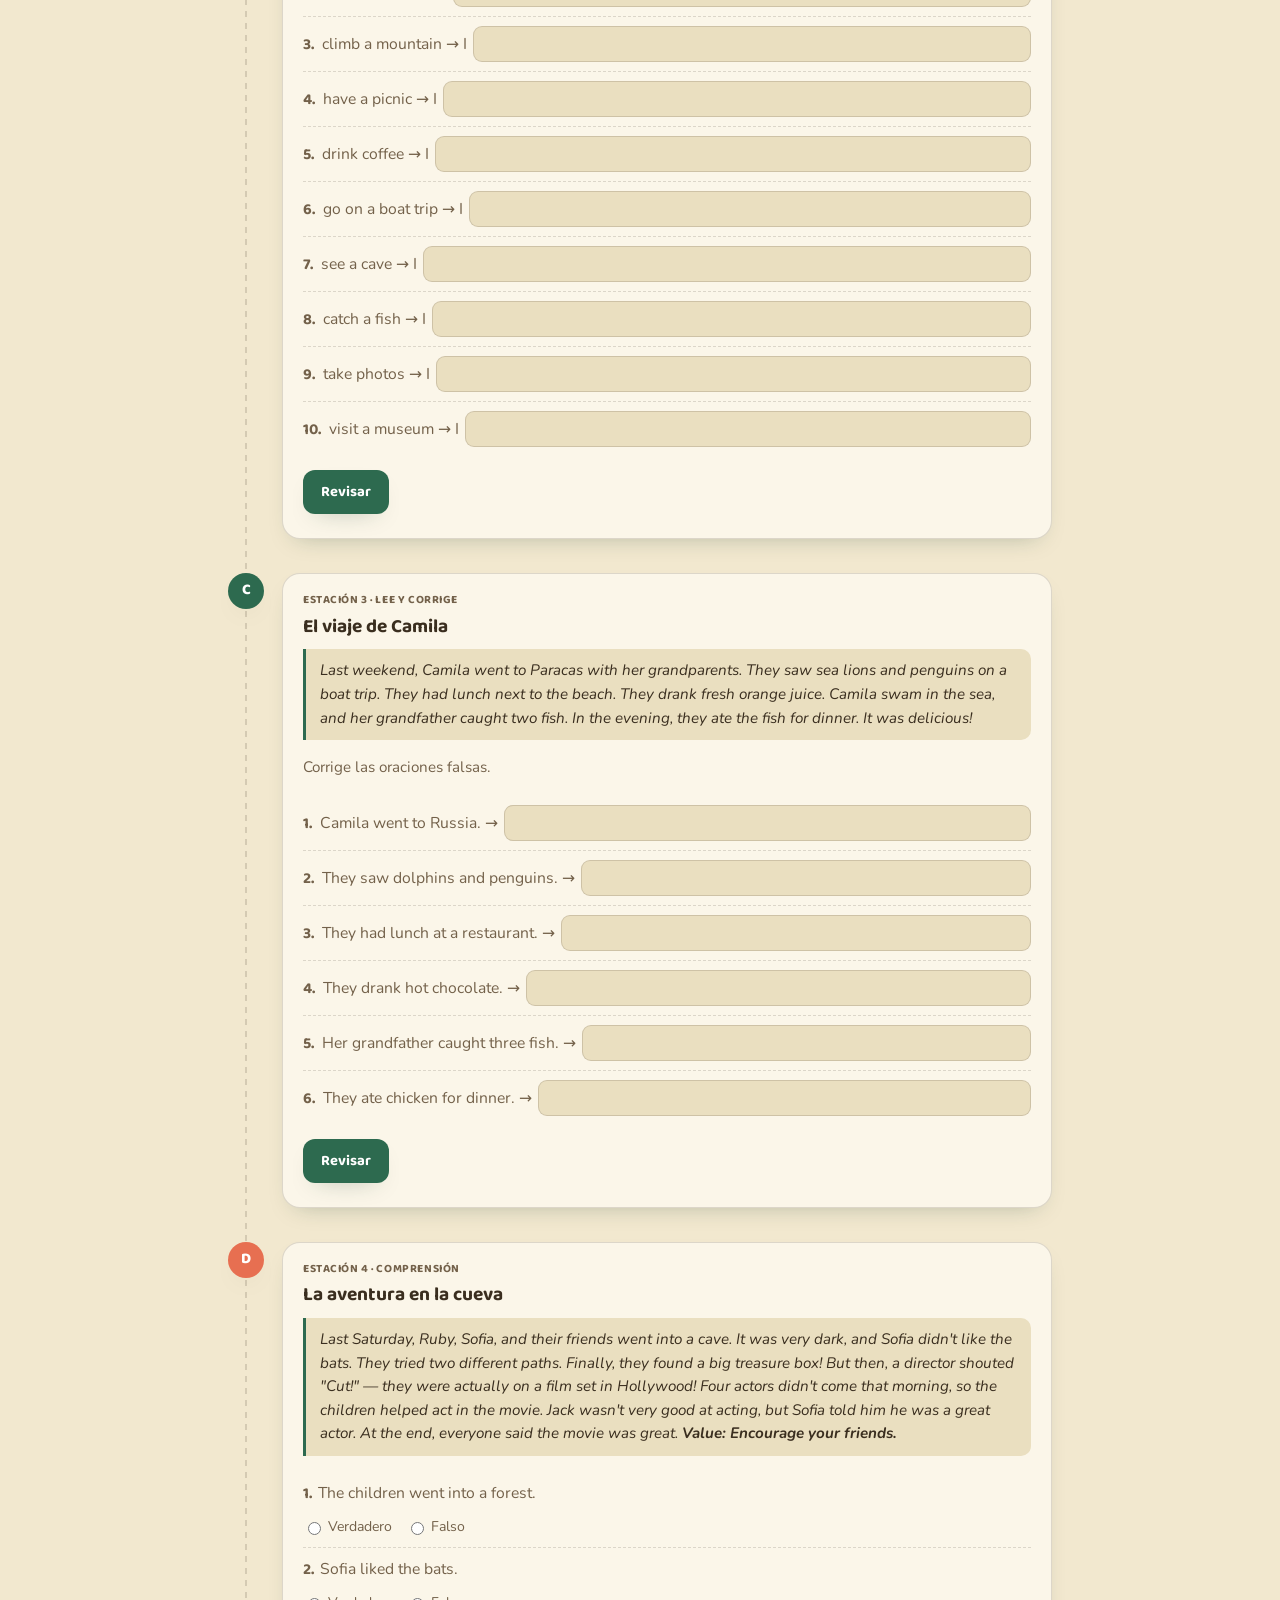
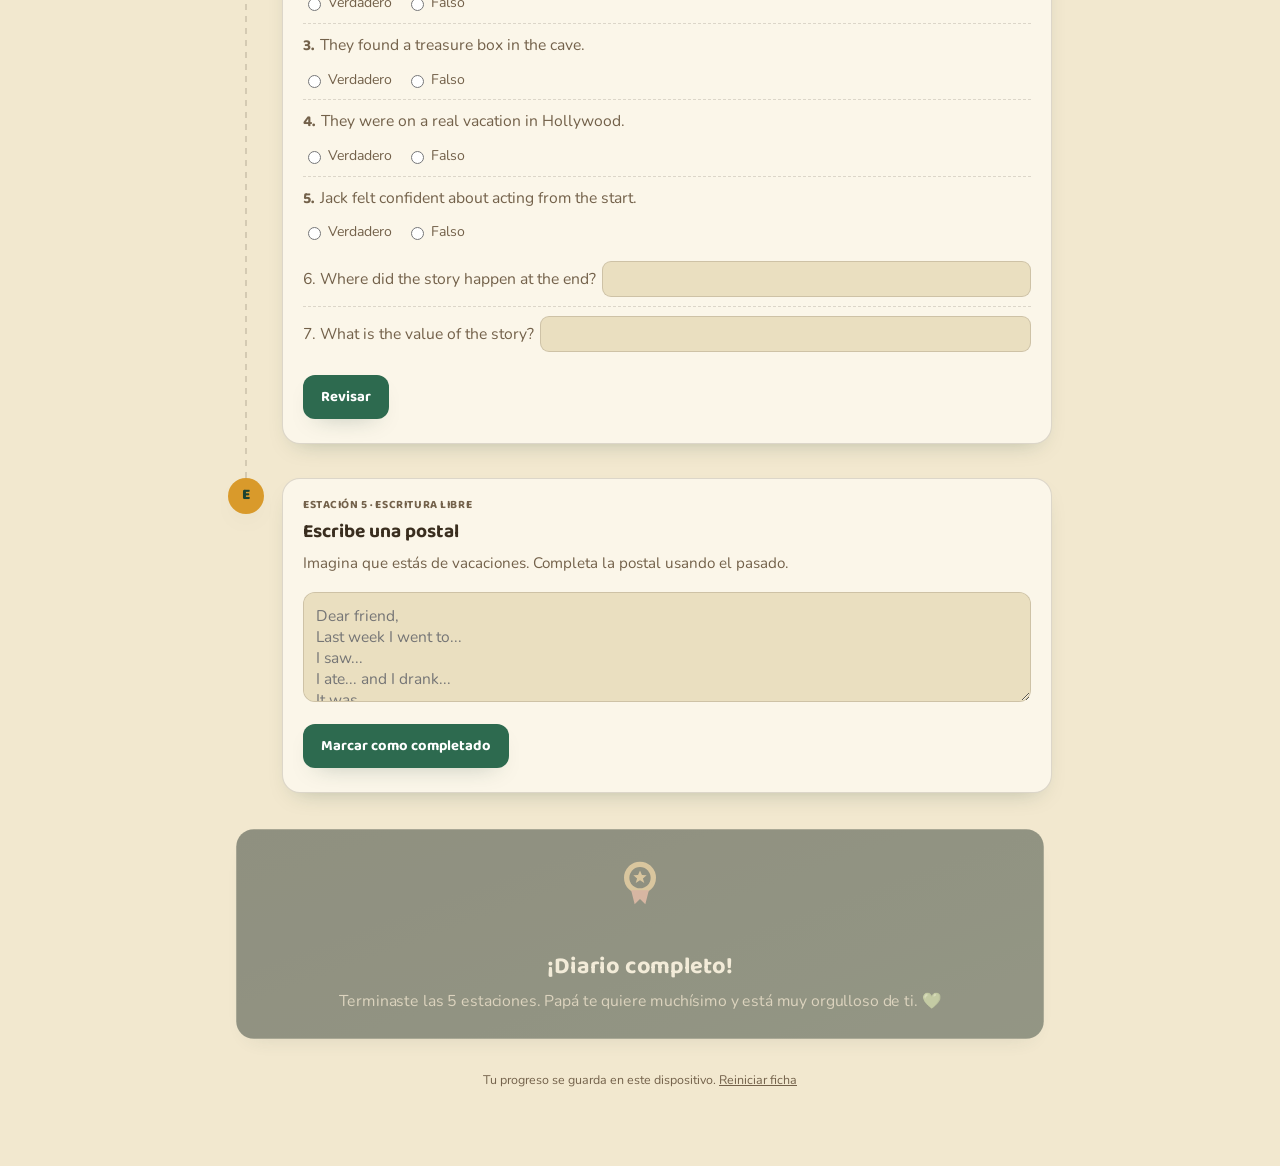
<file: ingles/ficha2-interactiva.html>
<!doctype html>
<html lang="es">
<head>
<meta charset="utf-8">
<meta name="viewport" content="width=device-width, initial-scale=1">
<title>El Diario de Vacaciones</title>
<link rel="icon" href="data:image/svg+xml,<svg xmlns=%22http://www.w3.org/2000/svg%22 viewBox=%220 0 32 32%22><text y=%2224%22 font-size=%2224%22>🏝️</text></svg>">
<link rel="stylesheet" href="https://fonts.googleapis.com/css2?family=Baloo+2:wght@500;600;700;800&family=Nunito:wght@400;600;700;800&display=swap">
<link rel="stylesheet" href="../assets/style.css">
</head>
<body>

<div class="hero">
  <div class="hero-inner">
    <a class="back-link" href="../ingles.html">← Inglés</a>
    <span class="eyebrow">🏝️ Ficha 2 · Ortografía y vacaciones</span>
    <h1>El Diario de Vacaciones</h1>
    <p>Practica la ortografía de los verbos regulares, el vocabulario de vacaciones y una
    lectura sobre la aventura en la cueva. 5 estaciones.</p>
  </div>
  <svg class="skyline" viewBox="0 0 760 110" preserveAspectRatio="none" aria-hidden="true">
    <polygon points="0,110 80,50 160,85 250,35 340,85 430,55 520,90 610,40 700,80 760,55 760,110" fill="#163A2A"/>
    <ellipse cx="620" cy="70" rx="38" ry="14" fill="var(--gold)" opacity=".9"/>
    <line x1="620" y1="56" x2="620" y2="30" stroke="#6b4a2b" stroke-width="3"/>
    <path d="M620,32 Q600,28 596,40" stroke="var(--canopy)" stroke-width="3" fill="none"/>
    <path d="M620,32 Q640,28 644,40" stroke="var(--canopy)" stroke-width="3" fill="none"/>
    <rect x="0" y="98" width="760" height="12" fill="var(--sky)" opacity=".35"/>
  </svg>
</div>

<div class="progress-dock">
  <div class="progress-row">
    <div class="stamps" id="stamps"></div>
    <div class="bar-track"><div class="bar-fill" id="barFill"></div></div>
    <div class="bar-label" id="barLabel">0/5</div>
  </div>
</div>

<div class="wrap">
  <ol class="trail">

    <!-- STATION A -->
    <li class="station" data-accent="canopy">
      <div class="badge-station">A</div>
      <div class="station-card">
        <p class="kicker">Estación 1 · Ortografía</p>
        <h2>Las 4 reglas</h2>
        <p class="station-instructions">Escribe el pasado de cada verbo.
        <i>(I. base+ed · II. verbo en -e, +d · III. consonante+y→ied · IV. doble consonante+ed)</i></p>
        <div id="stationA"></div>
        <div class="btn-row"><button class="btn-action" data-check="a">Revisar</button></div>
        <span class="feedback" id="msgA"></span>
      </div>
    </li>

    <!-- STATION B -->
    <li class="station" data-accent="sky">
      <div class="badge-station">B</div>
      <div class="station-card">
        <p class="kicker">Estación 2 · Vocabulario</p>
        <h2>El scrapbook de vacaciones</h2>
        <p class="station-instructions">Escribe cada actividad en pasado, como si tú la hubieras hecho.</p>
        <div id="stationB"></div>
        <div class="btn-row"><button class="btn-action" data-check="b">Revisar</button></div>
        <span class="feedback" id="msgB"></span>
      </div>
    </li>

    <!-- STATION C -->
    <li class="station" data-accent="canopy">
      <div class="badge-station">C</div>
      <div class="station-card">
        <p class="kicker">Estación 3 · Lee y corrige</p>
        <h2>El viaje de Camila</h2>
        <p class="quote-box">Last weekend, Camila went to Paracas with her grandparents. They saw sea
        lions and penguins on a boat trip. They had lunch next to the beach. They drank fresh orange
        juice. Camila swam in the sea, and her grandfather caught two fish. In the evening, they ate
        the fish for dinner. It was delicious!</p>
        <p class="station-instructions">Corrige las oraciones falsas.</p>
        <div id="stationC"></div>
        <div class="btn-row"><button class="btn-action" data-check="c">Revisar</button></div>
        <span class="feedback" id="msgC"></span>
      </div>
    </li>

    <!-- STATION D -->
    <li class="station" data-accent="coral">
      <div class="badge-station">D</div>
      <div class="station-card">
        <p class="kicker">Estación 4 · Comprensión</p>
        <h2>La aventura en la cueva</h2>
        <p class="quote-box">Last Saturday, Ruby, Sofia, and their friends went into a cave. It was
        very dark, and Sofia didn't like the bats. They tried two different paths. Finally, they found
        a big treasure box! But then, a director shouted "Cut!" — they were actually on a film set in
        Hollywood! Four actors didn't come that morning, so the children helped act in the movie. Jack
        wasn't very good at acting, but Sofia told him he was a great actor. At the end, everyone said
        the movie was great. <b>Value: Encourage your friends.</b></p>
        <div id="stationD-tf"></div>
        <div id="stationD-open"></div>
        <div class="btn-row"><button class="btn-action" data-check="d">Revisar</button></div>
        <span class="feedback" id="msgD"></span>
      </div>
    </li>

    <!-- STATION E -->
    <li class="station" data-accent="gold">
      <div class="badge-station">E</div>
      <div class="station-card">
        <p class="kicker">Estación 5 · Escritura libre</p>
        <h2>Escribe una postal</h2>
        <p class="station-instructions">Imagina que estás de vacaciones. Completa la postal usando el pasado.</p>
        <textarea id="postcard" placeholder="Dear friend,&#10;Last week I went to...&#10;I saw...&#10;I ate... and I drank...&#10;It was...&#10;See you soon, Stefano"></textarea>
        <div class="btn-row"><button class="btn-action" id="finishE">Marcar como completado</button></div>
        <span class="feedback" id="msgE"></span>
      </div>
    </li>
  </ol>

  <div class="finale" id="finale">
    <svg class="medal" viewBox="0 0 64 64" aria-hidden="true">
      <circle cx="32" cy="26" r="18" fill="var(--gold)"/>
      <circle cx="32" cy="26" r="12" fill="var(--hero-bg)"/>
      <polygon points="32,18 34.2,23 39.5,23.3 35.3,26.8 36.8,32 32,28.8 27.2,32 28.7,26.8 24.5,23.3 29.8,23" fill="var(--gold)"/>
      <polygon points="22,40 26,56 32,50 38,56 42,40" fill="var(--coral)"/>
    </svg>
    <h2>¡Diario completo!</h2>
    <p>Terminaste las 5 estaciones. Papá te quiere muchísimo y está muy orgulloso de ti. 💚</p>
  </div>

  <p class="footer-note">Tu progreso se guarda en este dispositivo. <button id="resetBtn" type="button" class="link-btn">Reiniciar ficha</button></p>
</div>

<script src="../assets/feedback.js"></script>
<script>
(function(){
  "use strict";
  var STORE_KEY = "ficha2-progress-v1";

  function loadState(){ try{ var r = localStorage.getItem(STORE_KEY); return r ? JSON.parse(r) : {}; }catch(e){ return {}; } }
  function saveState(){ try{ localStorage.setItem(STORE_KEY, JSON.stringify(state)); }catch(e){} }

  var state = Object.assign({
    a:{values:Array(12).fill(""), done:false},
    b:{values:Array(10).fill(""), done:false},
    c:{values:Array(6).fill(""), done:false},
    d:{tf:Array(5).fill(null), open:Array(2).fill(""), done:false},
    e:{text:"", done:false}
  }, loadState());

  function normalize(s){
    s = (s || "").toLowerCase();
    s = s.replace(/didn[’']?t/g, "did not");
    s = s.replace(/[^a-z\s]/g, " ");
    s = s.replace(/\s+/g, " ").trim();
    return s;
  }

  function buildFillIn(containerId, items, stateKey, withPrompt, prefix){
    var container = document.getElementById(containerId);
    items.forEach(function(it, idx){
      var row = document.createElement("div");
      row.className = "item";
      var num = document.createElement("span");
      num.className = "num"; num.textContent = (idx+1) + ".";
      row.appendChild(num);
      var p = document.createElement("span");
      p.className = "prompt";
      p.textContent = withPrompt ? (it.prompt + " →") : (it.label + (prefix ? " → " + prefix : " →"));
      row.appendChild(p);
      var input = document.createElement("input");
      input.type = "text"; input.autocomplete = "off"; input.spellcheck = false;
      input.setAttribute("aria-label", "Respuesta " + (idx+1));
      input.value = state[stateKey].values[idx] || "";
      input.addEventListener("input", function(){
        state[stateKey].values[idx] = input.value;
        input.classList.remove("ok","bad");
        var corr = row.querySelector(".correction");
        if(corr) corr.remove();
        saveState();
      });
      row.appendChild(input);
      container.appendChild(row);
    });
  }

  function checkFillIn(containerId, items, stateKey, msgId){
    var container = document.getElementById(containerId);
    var inputs = container.querySelectorAll("input[type=text]");
    var allOk = true;
    items.forEach(function(it, idx){
      var input = inputs[idx];
      var row = input.closest(".item");
      var old = row.querySelector(".correction");
      if(old) old.remove();
      var ok = normalize(input.value) === normalize(it.answer);
      input.classList.toggle("ok", ok);
      input.classList.toggle("bad", !ok);
      if(!ok){
        allOk = false;
        var corr = document.createElement("span");
        corr.className = "correction";
        corr.innerHTML = "Respuesta: <b>" + it.answer + "</b>";
        row.appendChild(corr);
      }
    });
    state[stateKey].done = allOk;
    saveState();
    Feedback.render(document.getElementById(msgId), allOk);
    updateProgress();
  }

  /* ---- A: ortografía ---- */
  var aItems = [
    {label:"walk", answer:"walked"}, {label:"like", answer:"liked"},
    {label:"carry", answer:"carried"}, {label:"stop", answer:"stopped"},
    {label:"play", answer:"played"}, {label:"dance", answer:"danced"},
    {label:"study", answer:"studied"}, {label:"plan", answer:"planned"},
    {label:"clean", answer:"cleaned"}, {label:"move", answer:"moved"},
    {label:"cry", answer:"cried"}, {label:"chat", answer:"chatted"}
  ];
  buildFillIn("stationA", aItems, "a", false, "");

  /* ---- B: scrapbook ---- */
  var bItems = [
    {label:"see animals", answer:"saw animals"},
    {label:"swim in a lake", answer:"swam in a lake"},
    {label:"climb a mountain", answer:"climbed a mountain"},
    {label:"have a picnic", answer:"had a picnic"},
    {label:"drink coffee", answer:"drank coffee"},
    {label:"go on a boat trip", answer:"went on a boat trip"},
    {label:"see a cave", answer:"saw a cave"},
    {label:"catch a fish", answer:"caught a fish"},
    {label:"take photos", answer:"took photos"},
    {label:"visit a museum", answer:"visited a museum"}
  ];
  buildFillIn("stationB", bItems, "b", false, "I");

  /* ---- C: Camila ---- */
  var cItems = [
    {prompt:"Camila went to Russia.", answer:"Camila went to Paracas."},
    {prompt:"They saw dolphins and penguins.", answer:"They saw sea lions and penguins."},
    {prompt:"They had lunch at a restaurant.", answer:"They had lunch next to the beach."},
    {prompt:"They drank hot chocolate.", answer:"They drank fresh orange juice."},
    {prompt:"Her grandfather caught three fish.", answer:"Her grandfather caught two fish."},
    {prompt:"They ate chicken for dinner.", answer:"They ate fish for dinner."}
  ];
  buildFillIn("stationC", cItems, "c", true, "");

  document.querySelector('[data-check="a"]').addEventListener("click", function(){ checkFillIn("stationA", aItems, "a", "msgA"); });
  document.querySelector('[data-check="b"]').addEventListener("click", function(){ checkFillIn("stationB", bItems, "b", "msgB"); });
  document.querySelector('[data-check="c"]').addEventListener("click", function(){ checkFillIn("stationC", cItems, "c", "msgC"); });

  /* ---- D: comprensión (T/F + abiertas) ---- */
  var dTF = [
    {text:"The children went into a forest.", correct:false, note:"They went into a cave."},
    {text:"Sofia liked the bats.", correct:false, note:"She didn't like the bats."},
    {text:"They found a treasure box in the cave.", correct:true, note:""},
    {text:"They were on a real vacation in Hollywood.", correct:false, note:"They were on a film set, filming a movie."},
    {text:"Jack felt confident about acting from the start.", correct:false, note:"He wasn't very good at acting at first; his friend encouraged him."}
  ];
  (function(){
    var container = document.getElementById("stationD-tf");
    dTF.forEach(function(it, idx){
      var row = document.createElement("div");
      row.className = "item";
      row.style.flexDirection = "column";
      row.style.alignItems = "flex-start";
      var line = document.createElement("div");
      line.innerHTML = '<span class="num">' + (idx+1) + '.</span> <span class="prompt">' + it.text + '</span>';
      row.appendChild(line);
      var choices = document.createElement("div");
      choices.style.display = "flex"; choices.style.gap = "14px"; choices.style.marginTop = "4px";
      ["Verdadero","Falso"].forEach(function(label, vIdx){
        var wrap = document.createElement("label");
        wrap.style.display = "flex"; wrap.style.alignItems = "center"; wrap.style.gap = "4px";
        wrap.style.fontSize = ".88rem"; wrap.style.color = "var(--ink-soft)";
        var radio = document.createElement("input");
        radio.type = "radio"; radio.name = "tf" + idx; radio.value = vIdx === 0 ? "true" : "false";
        if(state.d.tf[idx] === (vIdx===0)) radio.checked = true;
        radio.addEventListener("change", function(){
          state.d.tf[idx] = (vIdx === 0);
          saveState();
        });
        wrap.appendChild(radio);
        wrap.appendChild(document.createTextNode(label));
        choices.appendChild(wrap);
      });
      row.appendChild(choices);
      if(it.note){
        var note = document.createElement("span");
        note.className = "correction";
        note.style.display = "none";
        note.innerHTML = "Dato correcto: <b>" + it.note + "</b>";
        note.dataset.idx = idx;
        row.appendChild(note);
      }
      container.appendChild(row);
    });
  })();

  var dOpen = [
    {q:"6. Where did the story happen at the end?", keywords:["hollywood"], answer:"In Hollywood, on a film set."},
    {q:"7. What is the value of the story?", keywords:["encourage","friend"], answer:"Encourage your friends."}
  ];
  (function(){
    var container = document.getElementById("stationD-open");
    dOpen.forEach(function(it, idx){
      var row = document.createElement("div");
      row.className = "item";
      var p = document.createElement("span");
      p.className = "prompt"; p.textContent = it.q;
      row.appendChild(p);
      var input = document.createElement("input");
      input.type = "text"; input.autocomplete = "off";
      input.value = state.d.open[idx] || "";
      input.addEventListener("input", function(){
        state.d.open[idx] = input.value;
        input.classList.remove("ok","bad");
        saveState();
      });
      row.appendChild(input);
      container.appendChild(row);
    });
  })();

  document.querySelector('[data-check="d"]').addEventListener("click", function(){
    var allOk = true;
    dTF.forEach(function(it, idx){
      var ok = state.d.tf[idx] === it.correct;
      if(!ok) allOk = false;
      var note = document.querySelector('.correction[data-idx="' + idx + '"]');
      if(note) note.style.display = (it.note && !ok) ? "block" : "none";
    });
    var openInputs = document.getElementById("stationD-open").querySelectorAll("input[type=text]");
    dOpen.forEach(function(it, idx){
      var val = normalize(openInputs[idx].value);
      var ok = it.keywords.every(function(kw){ return val.indexOf(kw) > -1; });
      openInputs[idx].classList.toggle("ok", ok);
      openInputs[idx].classList.toggle("bad", !ok);
      var row = openInputs[idx].closest(".item");
      var old = row.querySelector(".correction");
      if(old) old.remove();
      if(!ok){
        allOk = false;
        var corr = document.createElement("span");
        corr.className = "correction";
        corr.innerHTML = "Respuesta: <b>" + it.answer + "</b>";
        row.appendChild(corr);
      }
    });
    state.d.done = allOk;
    saveState();
    Feedback.render(document.getElementById("msgD"), allOk);
    updateProgress();
  });

  /* ---- E: postal ---- */
  var postcard = document.getElementById("postcard");
  postcard.value = state.e.text || "";
  postcard.addEventListener("input", function(){ state.e.text = postcard.value; saveState(); });
  document.getElementById("finishE").addEventListener("click", function(){
    var hasText = postcard.value.trim().length > 20;
    state.e.done = hasText;
    saveState();
    var msg = document.getElementById("msgE");
    if(hasText){ Feedback.render(msg, true); }
    else { msg.textContent = "Escribe un poco más antes de terminar. Papá te quiere sin importar cuánto tardes."; msg.className = "feedback fb-bad"; }
    updateProgress();
  });

  /* ---- Progreso ---- */
  var stampsEl = document.getElementById("stamps");
  var stationKeys = ["A","B","C","D","E"];
  stationKeys.forEach(function(k){
    var s = document.createElement("div");
    s.className = "stamp"; s.id = "stampStation" + k; s.textContent = k;
    stampsEl.appendChild(s);
  });
  function stationDone(key){
    if(key === "A") return !!state.a.done;
    if(key === "B") return !!state.b.done;
    if(key === "C") return !!state.c.done;
    if(key === "D") return !!state.d.done;
    if(key === "E") return !!state.e.done;
    return false;
  }
  function updateProgress(){
    var doneCount = 0;
    stationKeys.forEach(function(k){
      var el = document.getElementById("stampStation" + k);
      var done = stationDone(k);
      el.classList.toggle("done", done);
      if(done) doneCount++;
    });
    document.getElementById("barFill").style.width = (doneCount/5*100) + "%";
    document.getElementById("barLabel").textContent = doneCount + "/5";
    document.getElementById("finale").classList.toggle("unlocked", doneCount === 5);
  }

  if(state.a.done) checkFillIn("stationA", aItems, "a", "msgA");
  if(state.b.done) checkFillIn("stationB", bItems, "b", "msgB");
  if(state.c.done) checkFillIn("stationC", cItems, "c", "msgC");
  if(state.d.done) document.querySelector('[data-check="d"]').click();
  if(state.e.done) Feedback.render(document.getElementById("msgE"), true);
  updateProgress();

  document.getElementById("resetBtn").addEventListener("click", function(){
    try{ localStorage.removeItem(STORE_KEY); }catch(e){}
    location.reload();
  });
})();
</script>
</body>
</html>
</file>
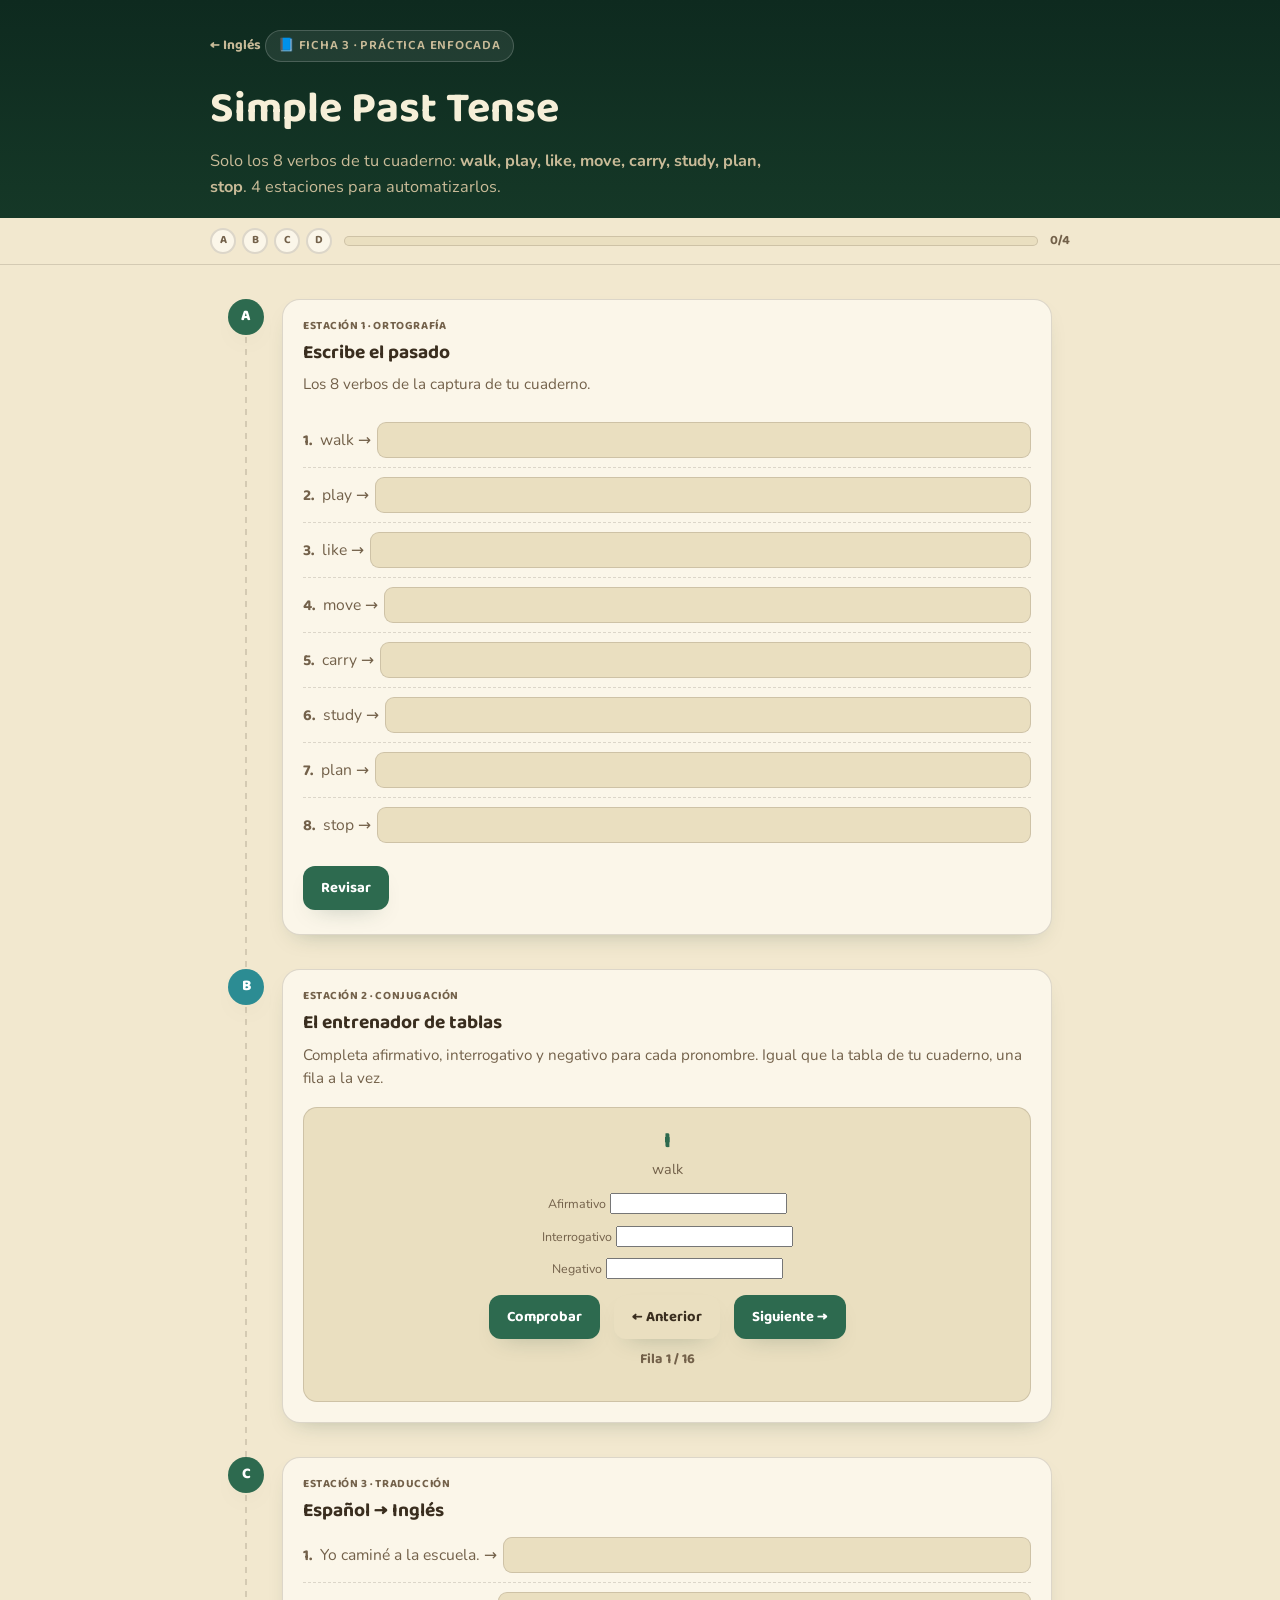
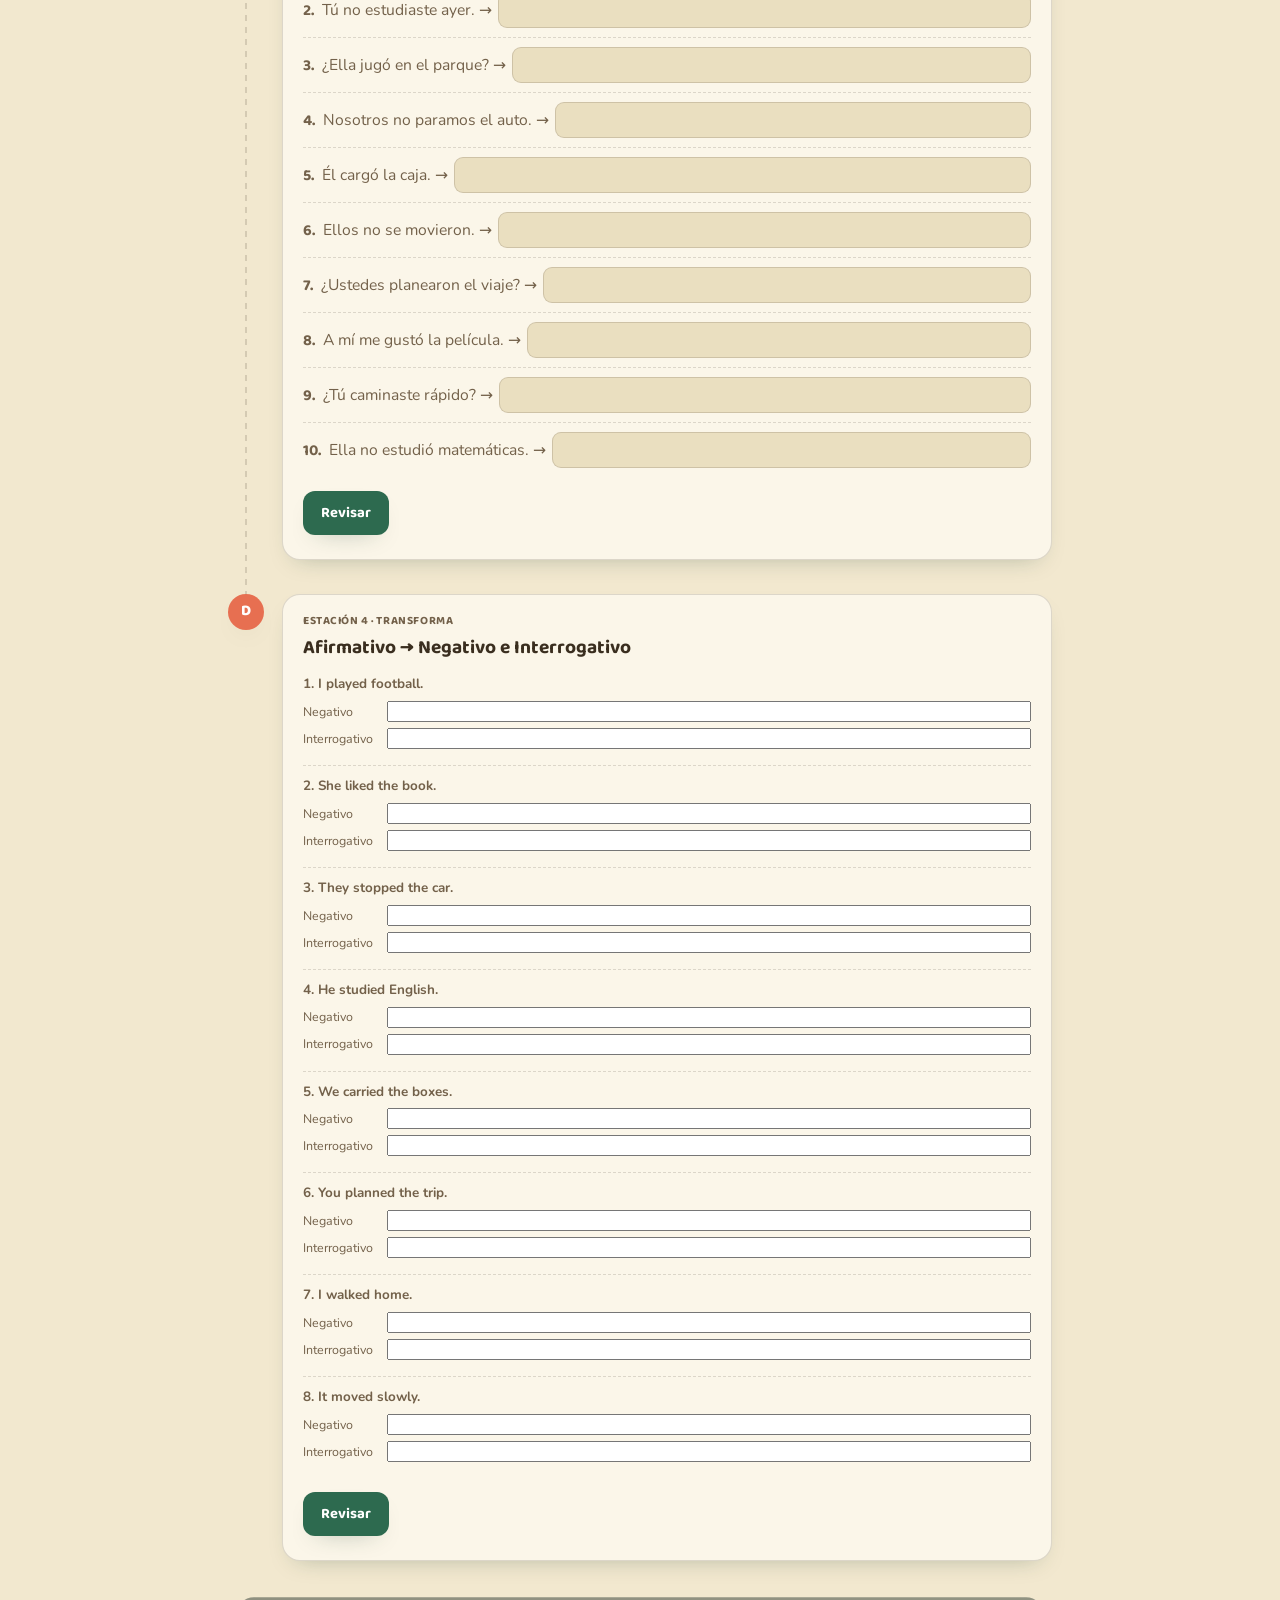
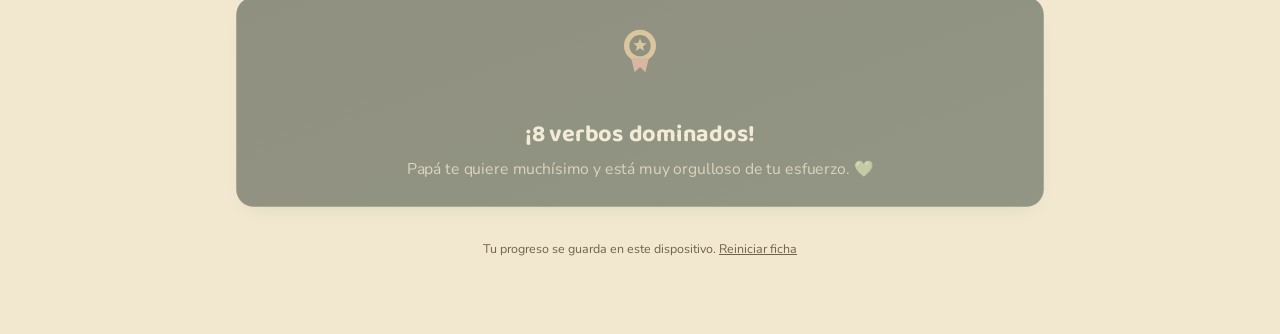
<file: ingles/ficha3-interactiva.html>
<!doctype html>
<html lang="es">
<head>
<meta charset="utf-8">
<meta name="viewport" content="width=device-width, initial-scale=1">
<title>Simple Past Tense: 8 Verbos</title>
<link rel="icon" href="data:image/svg+xml,<svg xmlns=%22http://www.w3.org/2000/svg%22 viewBox=%220 0 32 32%22><text y=%2224%22 font-size=%2224%22>📘</text></svg>">
<link rel="stylesheet" href="https://fonts.googleapis.com/css2?family=Baloo+2:wght@500;600;700;800&family=Nunito:wght@400;600;700;800&display=swap">
<link rel="stylesheet" href="../assets/style.css">
</head>
<body>

<div class="hero">
  <div class="hero-inner">
    <a class="back-link" href="../ingles.html">← Inglés</a>
    <span class="eyebrow">📘 Ficha 3 · Práctica enfocada</span>
    <h1>Simple Past Tense</h1>
    <p>Solo los 8 verbos de tu cuaderno: <b>walk, play, like, move, carry, study, plan, stop</b>.
    4 estaciones para automatizarlos.</p>
  </div>
</div>

<div class="progress-dock">
  <div class="progress-row">
    <div class="stamps" id="stamps"></div>
    <div class="bar-track"><div class="bar-fill" id="barFill"></div></div>
    <div class="bar-label" id="barLabel">0/4</div>
  </div>
</div>

<div class="wrap">
  <ol class="trail">

    <!-- STATION A -->
    <li class="station" data-accent="canopy">
      <div class="badge-station">A</div>
      <div class="station-card">
        <p class="kicker">Estación 1 · Ortografía</p>
        <h2>Escribe el pasado</h2>
        <p class="station-instructions">Los 8 verbos de la captura de tu cuaderno.</p>
        <div id="stationA"></div>
        <div class="btn-row"><button class="btn-action" data-check="a">Revisar</button></div>
        <span class="feedback" id="msgA"></span>
      </div>
    </li>

    <!-- STATION B: DRILL -->
    <li class="station" data-accent="sky">
      <div class="badge-station">B</div>
      <div class="station-card">
        <p class="kicker">Estación 2 · Conjugación</p>
        <h2>El entrenador de tablas</h2>
        <p class="station-instructions">Completa afirmativo, interrogativo y negativo para cada pronombre.
        Igual que la tabla de tu cuaderno, una fila a la vez.</p>
        <div class="drill-box">
          <div class="drill-pron" id="drillPron">I</div>
          <div class="drill-verb" id="drillVerb">walk</div>
          <div class="drill-row">
            <div>
              <label for="drillAff">Afirmativo</label>
              <input type="text" id="drillAff" autocomplete="off">
            </div>
            <div>
              <label for="drillInt">Interrogativo</label>
              <input type="text" id="drillInt" autocomplete="off">
            </div>
            <div>
              <label for="drillNeg">Negativo</label>
              <input type="text" id="drillNeg" autocomplete="off">
            </div>
          </div>
          <div class="btn-row" style="justify-content:center;">
            <button class="btn-action" id="drillCheck">Comprobar</button>
            <button class="btn-action" id="drillPrev" style="background:var(--surface-2); color:var(--ink);">← Anterior</button>
            <button class="btn-action" id="drillNext">Siguiente →</button>
          </div>
          <span class="feedback" id="msgDrill"></span>
          <p class="result-count" id="drillCount" style="margin-top:10px;">Fila 1 / 16</p>
        </div>
      </div>
    </li>

    <!-- STATION C -->
    <li class="station" data-accent="canopy">
      <div class="badge-station">C</div>
      <div class="station-card">
        <p class="kicker">Estación 3 · Traducción</p>
        <h2>Español → Inglés</h2>
        <div id="stationC"></div>
        <div class="btn-row"><button class="btn-action" data-check="c">Revisar</button></div>
        <span class="feedback" id="msgC"></span>
      </div>
    </li>

    <!-- STATION D -->
    <li class="station" data-accent="coral">
      <div class="badge-station">D</div>
      <div class="station-card">
        <p class="kicker">Estación 4 · Transforma</p>
        <h2>Afirmativo → Negativo e Interrogativo</h2>
        <div id="stationD"></div>
        <div class="btn-row"><button class="btn-action" data-check="d">Revisar</button></div>
        <span class="feedback" id="msgD"></span>
      </div>
    </li>
  </ol>

  <div class="finale" id="finale">
    <svg class="medal" viewBox="0 0 64 64" aria-hidden="true">
      <circle cx="32" cy="26" r="18" fill="var(--gold)"/>
      <circle cx="32" cy="26" r="12" fill="var(--hero-bg)"/>
      <polygon points="32,18 34.2,23 39.5,23.3 35.3,26.8 36.8,32 32,28.8 27.2,32 28.7,26.8 24.5,23.3 29.8,23" fill="var(--gold)"/>
      <polygon points="22,40 26,56 32,50 38,56 42,40" fill="var(--coral)"/>
    </svg>
    <h2>¡8 verbos dominados!</h2>
    <p>Papá te quiere muchísimo y está muy orgulloso de tu esfuerzo. 💚</p>
  </div>

  <p class="footer-note">Tu progreso se guarda en este dispositivo. <button id="resetBtn" type="button" class="link-btn">Reiniciar ficha</button></p>
</div>

<script src="../assets/feedback.js"></script>
<script>
(function(){
  "use strict";
  var STORE_KEY = "ficha3-progress-v1";
  function loadState(){ try{ var r = localStorage.getItem(STORE_KEY); return r ? JSON.parse(r) : {}; }catch(e){ return {}; } }
  function saveState(){ try{ localStorage.setItem(STORE_KEY, JSON.stringify(state)); }catch(e){} }

  var state = Object.assign({
    a:{values:Array(8).fill(""), done:false},
    b:{row:0, values:Array(16).fill(null).map(function(){return {aff:"",int:"",neg:""};}), results:Array(16).fill(false)},
    c:{values:Array(10).fill(""), done:false},
    d:{values:Array(16).fill(""), done:false}
  }, loadState());

  function normalize(s){
    s = (s || "").toLowerCase();
    s = s.replace(/didn[’']?t/g, "did not");
    s = s.replace(/¿|\?|¡|!/g, " ");
    s = s.replace(/[^a-z\s]/g, " ");
    s = s.replace(/\s+/g, " ").trim();
    return s;
  }

  function checkFillIn(containerId, items, stateKey, msgId){
    var container = document.getElementById(containerId);
    var inputs = container.querySelectorAll("input[type=text]");
    var allOk = true;
    items.forEach(function(it, idx){
      var input = inputs[idx];
      var row = input.closest(".item");
      var old = row.querySelector(".correction");
      if(old) old.remove();
      var ok = normalize(input.value) === normalize(it.answer);
      input.classList.toggle("ok", ok);
      input.classList.toggle("bad", !ok);
      if(!ok){
        allOk = false;
        var corr = document.createElement("span");
        corr.className = "correction";
        corr.innerHTML = "Respuesta: <b>" + it.answer + "</b>";
        row.appendChild(corr);
      }
    });
    state[stateKey].done = allOk;
    saveState();
    Feedback.render(document.getElementById(msgId), allOk);
    updateProgress();
  }

  /* ---- A ---- */
  var VERBS = [
    ["walk","walked"], ["play","played"], ["like","liked"], ["move","moved"],
    ["carry","carried"], ["study","studied"], ["plan","planned"], ["stop","stopped"]
  ];
  var aItems = VERBS.map(function(v){ return {label:v[0], answer:v[1]}; });
  (function(){
    var container = document.getElementById("stationA");
    aItems.forEach(function(it, idx){
      var row = document.createElement("div");
      row.className = "item";
      row.innerHTML = '<span class="num">' + (idx+1) + '.</span><span class="prompt">' + it.label + ' →</span>';
      var input = document.createElement("input");
      input.type = "text"; input.autocomplete = "off";
      input.value = state.a.values[idx] || "";
      input.addEventListener("input", function(){
        state.a.values[idx] = input.value;
        input.classList.remove("ok","bad");
        var c = row.querySelector(".correction"); if(c) c.remove();
        saveState();
      });
      row.appendChild(input);
      container.appendChild(row);
    });
  })();
  document.querySelector('[data-check="a"]').addEventListener("click", function(){ checkFillIn("stationA", aItems, "a", "msgA"); });

  /* ---- B: drill de conjugación ---- */
  var pronombres = ["I","You","He","She","It","We","You","They"];
  var drillRows = [];
  ["walk","study"].forEach(function(v){
    var past = VERBS.filter(function(x){return x[0]===v;})[0][1];
    pronombres.forEach(function(p){
      drillRows.push({
        verb:v, past:past, pron:p,
        aff: p + " " + past,
        int: "Did " + p.toLowerCase() + " " + v + "?",
        neg: p + " did not " + v
      });
    });
  });

  var pronEl = document.getElementById("drillPron");
  var verbEl = document.getElementById("drillVerb");
  var affEl = document.getElementById("drillAff");
  var intEl = document.getElementById("drillInt");
  var negEl = document.getElementById("drillNeg");
  var countEl = document.getElementById("drillCount");

  function renderDrillRow(){
    var i = state.b.row;
    var r = drillRows[i];
    pronEl.textContent = r.pron;
    verbEl.textContent = r.verb;
    affEl.value = state.b.values[i].aff || "";
    intEl.value = state.b.values[i].int || "";
    negEl.value = state.b.values[i].neg || "";
    [affEl,intEl,negEl].forEach(function(el){ el.classList.remove("ok","bad"); });
    countEl.textContent = "Fila " + (i+1) + " / 16" + (state.b.results[i] ? "  ✓" : "");
    document.getElementById("msgDrill").textContent = "";
    document.getElementById("msgDrill").className = "feedback";
  }
  [affEl,intEl,negEl].forEach(function(el, idx){
    var key = idx===0 ? "aff" : idx===1 ? "int" : "neg";
    el.addEventListener("input", function(){
      state.b.values[state.b.row][key] = el.value;
      saveState();
    });
  });
  document.getElementById("drillCheck").addEventListener("click", function(){
    var i = state.b.row;
    var r = drillRows[i];
    var okAff = normalize(affEl.value) === normalize(r.aff);
    var okInt = normalize(intEl.value) === normalize(r.int);
    var okNeg = normalize(negEl.value) === normalize(r.neg);
    affEl.classList.toggle("ok", okAff); affEl.classList.toggle("bad", !okAff);
    intEl.classList.toggle("ok", okInt); intEl.classList.toggle("bad", !okInt);
    negEl.classList.toggle("ok", okNeg); negEl.classList.toggle("bad", !okNeg);
    var allOk = okAff && okInt && okNeg;
    state.b.results[i] = allOk;
    saveState();
    var msg = document.getElementById("msgDrill");
    if(allOk){
      Feedback.render(msg, true);
    } else {
      msg.className = "feedback fb-bad";
      msg.innerHTML = Feedback.incorrect() + "<br>Correcto: " + r.aff + " / " + r.int + " / " + r.neg;
    }
    countEl.textContent = "Fila " + (i+1) + " / 16" + (state.b.results[i] ? "  ✓" : "");
    updateProgress();
  });
  document.getElementById("drillNext").addEventListener("click", function(){
    state.b.row = Math.min(state.b.row + 1, drillRows.length - 1);
    saveState(); renderDrillRow();
  });
  document.getElementById("drillPrev").addEventListener("click", function(){
    state.b.row = Math.max(state.b.row - 1, 0);
    saveState(); renderDrillRow();
  });
  renderDrillRow();

  /* ---- C: traducción ---- */
  var cItems = [
    {prompt:"Yo caminé a la escuela.", answer:"I walked to school."},
    {prompt:"Tú no estudiaste ayer.", answer:"You did not study yesterday."},
    {prompt:"¿Ella jugó en el parque?", answer:"Did she play in the park?"},
    {prompt:"Nosotros no paramos el auto.", answer:"We did not stop the car."},
    {prompt:"Él cargó la caja.", answer:"He carried the box."},
    {prompt:"Ellos no se movieron.", answer:"They did not move."},
    {prompt:"¿Ustedes planearon el viaje?", answer:"Did you plan the trip?"},
    {prompt:"A mí me gustó la película.", answer:"I liked the movie."},
    {prompt:"¿Tú caminaste rápido?", answer:"Did you walk fast?"},
    {prompt:"Ella no estudió matemáticas.", answer:"She did not study math."}
  ];
  (function(){
    var container = document.getElementById("stationC");
    cItems.forEach(function(it, idx){
      var row = document.createElement("div");
      row.className = "item";
      row.innerHTML = '<span class="num">' + (idx+1) + '.</span><span class="prompt">' + it.prompt + ' →</span>';
      var input = document.createElement("input");
      input.type = "text"; input.autocomplete = "off";
      input.value = state.c.values[idx] || "";
      input.addEventListener("input", function(){
        state.c.values[idx] = input.value;
        input.classList.remove("ok","bad");
        var c = row.querySelector(".correction"); if(c) c.remove();
        saveState();
      });
      row.appendChild(input);
      container.appendChild(row);
    });
  })();
  document.querySelector('[data-check="c"]').addEventListener("click", function(){ checkFillIn("stationC", cItems, "c", "msgC"); });

  /* ---- D: transforma ---- */
  var dBase = [
    {s:"I played football.", neg:"I did not play football.", int:"Did I play football?"},
    {s:"She liked the book.", neg:"She did not like the book.", int:"Did she like the book?"},
    {s:"They stopped the car.", neg:"They did not stop the car.", int:"Did they stop the car?"},
    {s:"He studied English.", neg:"He did not study English.", int:"Did he study English?"},
    {s:"We carried the boxes.", neg:"We did not carry the boxes.", int:"Did we carry the boxes?"},
    {s:"You planned the trip.", neg:"You did not plan the trip.", int:"Did you plan the trip?"},
    {s:"I walked home.", neg:"I did not walk home.", int:"Did I walk home?"},
    {s:"It moved slowly.", neg:"It did not move slowly.", int:"Did it move slowly?"}
  ];
  (function(){
    var container = document.getElementById("stationD");
    dBase.forEach(function(it, idx){
      var wrap = document.createElement("div");
      wrap.className = "qa-pair";
      wrap.innerHTML = '<div class="prompt-line">' + (idx+1) + '. ' + it.s + '</div>';
      [["Negativo", idx*2], ["Interrogativo", idx*2+1]].forEach(function(cfg){
        var row = document.createElement("div");
        row.className = "row";
        var label = document.createElement("label"); label.textContent = cfg[0];
        row.appendChild(label);
        var input = document.createElement("input");
        input.type = "text"; input.autocomplete = "off"; input.style.flex = "1 1 200px";
        input.value = state.d.values[cfg[1]] || "";
        input.addEventListener("input", function(){
          state.d.values[cfg[1]] = input.value;
          input.classList.remove("ok","bad");
          saveState();
        });
        row.appendChild(input);
        wrap.appendChild(row);
      });
      container.appendChild(wrap);
    });
  })();
  document.querySelector('[data-check="d"]').addEventListener("click", function(){
    var container = document.getElementById("stationD");
    var inputs = container.querySelectorAll("input[type=text]");
    var allOk = true;
    dBase.forEach(function(it, idx){
      var negInput = inputs[idx*2];
      var intInput = inputs[idx*2+1];
      var negOk = normalize(negInput.value) === normalize(it.neg);
      var intOk = normalize(intInput.value) === normalize(it.int);
      negInput.classList.toggle("ok", negOk); negInput.classList.toggle("bad", !negOk);
      intInput.classList.toggle("ok", intOk); intInput.classList.toggle("bad", !intOk);
      if(!negOk || !intOk) allOk = false;
    });
    state.d.done = allOk;
    saveState();
    Feedback.render(document.getElementById("msgD"), allOk);
    updateProgress();
  });

  /* ---- Progreso ---- */
  var stampsEl = document.getElementById("stamps");
  var stationKeys = ["A","B","C","D"];
  stationKeys.forEach(function(k){
    var s = document.createElement("div");
    s.className = "stamp"; s.id = "stampStation" + k; s.textContent = k;
    stampsEl.appendChild(s);
  });
  function stationDone(key){
    if(key === "A") return !!state.a.done;
    if(key === "B") return state.b.results.every(function(r){return r;});
    if(key === "C") return !!state.c.done;
    if(key === "D") return !!state.d.done;
    return false;
  }
  function updateProgress(){
    var doneCount = 0;
    stationKeys.forEach(function(k){
      var el = document.getElementById("stampStation" + k);
      var done = stationDone(k);
      el.classList.toggle("done", done);
      if(done) doneCount++;
    });
    document.getElementById("barFill").style.width = (doneCount/4*100) + "%";
    document.getElementById("barLabel").textContent = doneCount + "/4";
    document.getElementById("finale").classList.toggle("unlocked", doneCount === 4);
  }

  if(state.a.done) checkFillIn("stationA", aItems, "a", "msgA");
  if(state.c.done) checkFillIn("stationC", cItems, "c", "msgC");
  if(state.d.done) document.querySelector('[data-check="d"]').click();
  updateProgress();

  document.getElementById("resetBtn").addEventListener("click", function(){
    try{ localStorage.removeItem(STORE_KEY); }catch(e){}
    location.reload();
  });
})();
</script>
</body>
</html>
</file>
<file: assets/style.css>
:root{
  --bg:#F2E8CF;
  --surface:#FBF6E9;
  --surface-2:#EADFC0;
  --ink:#3A2E1F;
  --ink-soft:#73614A;
  --jungle:#1B4332;
  --canopy:#2D6A4F;
  --gold:#D99A2B;
  --coral:#E76F51;
  --sky:#2C8C93;
  --ok:#2F9E57;
  --err:#D64545;
  --border:rgba(58,46,31,.16);
  --hero-bg:#0E2A1F;
  --hero-bg-2:#153827;
  --hero-ink:#F6EFD8;
  --hero-ink-soft:#C9BB98;
  --shadow:0 10px 24px -14px rgba(27,67,50,.35);
}
@media (prefers-color-scheme: dark){
  :root:not([data-theme="light"]){
    --bg:#0E2016; --surface:#16301F; --surface-2:#1E3C28;
    --ink:#F0E7CC; --ink-soft:#AFCBB6;
    --jungle:#79C8A0; --canopy:#5CB789; --gold:#F0C25E; --coral:#FF8A6A; --sky:#6FD3D9;
    --ok:#54D98C; --err:#FF6F6F; --border:rgba(240,231,204,.18);
    --shadow:0 10px 26px -12px rgba(0,0,0,.5);
  }
}
:root[data-theme="dark"]{
  --bg:#0E2016; --surface:#16301F; --surface-2:#1E3C28;
  --ink:#F0E7CC; --ink-soft:#AFCBB6;
  --jungle:#79C8A0; --canopy:#5CB789; --gold:#F0C25E; --coral:#FF8A6A; --sky:#6FD3D9;
  --ok:#54D98C; --err:#FF6F6F; --border:rgba(240,231,204,.18);
  --shadow:0 10px 26px -12px rgba(0,0,0,.5);
}

*{box-sizing:border-box;}
html,body{margin:0;padding:0;}
body{
  background:var(--bg);
  color:var(--ink);
  font-family:"Nunito",ui-sans-serif,system-ui,sans-serif;
  line-height:1.55;
}
h1,h2,h3,.display{
  font-family:"Baloo 2","Nunito",ui-sans-serif,sans-serif;
  text-wrap:balance;
  font-weight:700;
}
a{color:var(--sky);}
.wrap{max-width:860px;margin:0 auto;padding:0 18px 64px;}

/* ---------- HERO ---------- */
.hero{
  background:linear-gradient(180deg,var(--hero-bg) 0%,var(--hero-bg-2) 100%);
  color:var(--hero-ink);
  padding:30px 18px 0;
  overflow:hidden;
  position:relative;
}
.hero-inner{max-width:860px;margin:0 auto;position:relative;z-index:2;}
.eyebrow{
  display:inline-flex;align-items:center;gap:8px;
  font-family:"Baloo 2",sans-serif;font-weight:600;font-size:.82rem;
  letter-spacing:.06em;text-transform:uppercase;color:var(--hero-ink-soft);
  background:rgba(255,255,255,.08);border:1px solid rgba(255,255,255,.18);
  padding:5px 12px;border-radius:999px;text-decoration:none;
}
.hero h1{font-size:clamp(1.9rem,6vw,2.7rem);margin:14px 0 6px;color:var(--hero-ink);}
.hero p{margin:0 0 18px;color:var(--hero-ink-soft);font-size:1.02rem;max-width:56ch;}
.skyline{display:block;width:100%;height:auto;margin-top:6px;}

/* ---------- CARDS / NAV ---------- */
.grid{
  display:grid;
  grid-template-columns:repeat(auto-fit,minmax(220px,1fr));
  gap:16px;
  margin-top:28px;
}
.card{
  background:var(--surface);
  border:1px solid var(--border);
  border-radius:18px;
  padding:20px;
  box-shadow:var(--shadow);
  text-decoration:none;
  color:var(--ink);
  display:flex;
  flex-direction:column;
  gap:8px;
  transition:transform .15s ease;
}
.card:hover{transform:translateY(-2px);}
.card .icon{width:40px;height:40px;}
.card h3{margin:4px 0 0;font-size:1.15rem;}
.card p{margin:0;color:var(--ink-soft);font-size:.92rem;}
.card .tag{
  font-family:"Baloo 2",sans-serif;font-size:.72rem;font-weight:700;
  letter-spacing:.05em;text-transform:uppercase;color:var(--canopy);
}

/* ---------- RESOURCE LIST ---------- */
.resource{
  display:flex;
  align-items:center;
  gap:14px;
  background:var(--surface);
  border:1px solid var(--border);
  border-radius:16px;
  padding:16px 18px;
  margin-bottom:12px;
  box-shadow:var(--shadow);
}
.resource .badge{
  width:38px;height:38px;border-radius:50%;
  display:flex;align-items:center;justify-content:center;flex:0 0 auto;
  background:var(--canopy);color:#fff;font-family:"Baloo 2",sans-serif;font-weight:800;
}
.resource .badge.coral{background:var(--coral);}
.resource .badge.gold{background:var(--gold);color:var(--jungle);}
.resource .badge.sky{background:var(--sky);}
.resource .body{flex:1 1 auto;}
.resource h4{margin:0 0 2px;font-size:1rem;}
.resource p{margin:0;color:var(--ink-soft);font-size:.86rem;}
.resource .actions{display:flex;gap:8px;flex-wrap:wrap;}
.btn{
  font-family:"Baloo 2",sans-serif;font-weight:700;font-size:.86rem;
  border:none;border-radius:10px;padding:9px 14px;cursor:pointer;
  color:#fff;background:var(--canopy);text-decoration:none;display:inline-block;
  white-space:nowrap;
}
.btn.secondary{background:transparent;color:var(--ink-soft);border:1.5px solid var(--border);}

.section-title{margin:34px 0 4px;font-size:1.3rem;}
.section-sub{color:var(--ink-soft);margin:0 0 16px;font-size:.92rem;}

.back-link{
  display:inline-flex;align-items:center;gap:6px;
  font-family:"Baloo 2",sans-serif;font-weight:700;font-size:.86rem;
  color:var(--hero-ink-soft);text-decoration:none;margin-bottom:6px;
}

.footer-note{text-align:center;margin-top:30px;font-size:.78rem;color:var(--ink-soft);}
.footer-note .link-btn{
  background:none;border:none;color:var(--ink-soft);text-decoration:underline;
  cursor:pointer;font:inherit;padding:0;
}

@media (max-width:480px){
  .resource{flex-direction:column;align-items:flex-start;}
}

/* ================================================================
   FICHAS INTERACTIVAS (estaciones, feedback de papá, formularios)
   ================================================================ */

.feedback{
  font-size:.82rem;
  font-family:"Nunito",sans-serif;
  font-weight:700;
  margin-top:4px;
  display:block;
}
.feedback.fb-ok{color:var(--ok);}
.feedback.fb-bad{color:var(--err);}
.result-count{
  font-family:"Baloo 2",sans-serif; font-weight:700; font-size:.88rem; color:var(--ink-soft);
}

.progress-dock{
  position:sticky; top:0; z-index:5;
  background:var(--bg);
  border-bottom:1px solid var(--border);
  padding:10px 18px;
}
.progress-row{
  max-width:860px; margin:0 auto;
  display:flex; align-items:center; gap:12px;
}
.stamps{display:flex; gap:6px; flex:0 0 auto;}
.stamp{
  width:26px;height:26px;border-radius:50%;
  border:2px solid var(--border);
  display:flex;align-items:center;justify-content:center;
  font-family:"Baloo 2",sans-serif;font-weight:700;font-size:.72rem;
  color:var(--ink-soft); background:var(--surface);
  transition:transform .25s ease, background .25s ease, color .25s ease, border-color .25s ease;
}
.stamp.done{background:var(--canopy); border-color:var(--canopy); color:#fff; transform:scale(1.08);}
.bar-track{
  flex:1 1 auto; height:10px; border-radius:999px;
  background:var(--surface-2); overflow:hidden; border:1px solid var(--border);
}
.bar-fill{
  height:100%; width:0%;
  background:linear-gradient(90deg,var(--canopy),var(--gold));
  border-radius:999px; transition:width .4s ease;
}
.bar-label{
  flex:0 0 auto; font-family:"Baloo 2",sans-serif; font-weight:700;
  font-size:.82rem; color:var(--ink-soft); font-variant-numeric:tabular-nums;
}

.trail{list-style:none; margin:34px 0 0; padding:0; position:relative;}
.station{position:relative; padding:0 0 34px 54px;}
.station::before{
  content:""; position:absolute; left:17px; top:38px; bottom:-4px; width:2px;
  background:repeating-linear-gradient(var(--border) 0 6px, transparent 6px 12px);
}
.station:last-child::before{display:none;}
.badge-station{
  position:absolute; left:0; top:0; width:36px; height:36px; border-radius:50%;
  display:flex; align-items:center; justify-content:center;
  font-family:"Baloo 2",sans-serif; font-weight:800; font-size:.95rem;
  color:#fff; box-shadow:var(--shadow);
}
.station[data-accent="canopy"] .badge-station{background:var(--canopy);}
.station[data-accent="sky"] .badge-station{background:var(--sky);}
.station[data-accent="gold"] .badge-station{background:var(--gold); color:var(--jungle);}
.station[data-accent="coral"] .badge-station{background:var(--coral);}

.station-card{
  background:var(--surface); border:1px solid var(--border); border-radius:18px;
  padding:18px 20px 20px; box-shadow:var(--shadow);
}
.station h2{font-size:1.2rem; margin:0 0 2px; color:var(--ink); display:flex; align-items:center; gap:8px;}
.kicker{
  font-family:"Baloo 2",sans-serif; font-size:.72rem; font-weight:700;
  letter-spacing:.05em; text-transform:uppercase; color:var(--ink-soft); margin:0 0 2px;
}
.station-instructions{color:var(--ink-soft); font-size:.95rem; margin:6px 0 16px;}
.station-instructions b{color:var(--ink);}

.match-grid{display:grid; grid-template-columns:1fr 1fr; gap:10px 14px;}
.chip{
  display:flex; align-items:center; gap:8px; width:100%; text-align:left;
  border:1.5px solid var(--border); background:var(--surface-2); color:var(--ink);
  border-radius:12px; padding:9px 10px; font-family:"Nunito",sans-serif;
  font-weight:700; font-size:.92rem; cursor:pointer;
  transition:border-color .15s ease, background .15s ease, transform .1s ease;
}
.chip svg{width:24px;height:24px;flex:0 0 auto;}
.chip:hover{border-color:var(--canopy);}
.chip.selected{border-color:var(--gold); background:color-mix(in srgb, var(--gold) 18%, var(--surface-2));}
.chip.matched{border-color:var(--ok); background:color-mix(in srgb, var(--ok) 16%, var(--surface-2)); cursor:default; opacity:.9;}
.chip.wrong{border-color:var(--err); animation:shake .32s ease;}
@keyframes shake{
  20%{transform:translateX(-4px);} 40%{transform:translateX(4px);}
  60%{transform:translateX(-3px);} 80%{transform:translateX(3px);} 100%{transform:translateX(0);}
}

.item{
  display:flex; flex-wrap:wrap; align-items:baseline; gap:6px;
  padding:9px 0; border-bottom:1px dashed var(--border); font-size:.98rem;
}
.item:last-of-type{border-bottom:none;}
.item .num{font-family:"Baloo 2",sans-serif; font-weight:700; color:var(--ink-soft); margin-right:2px;}
.item input[type="text"]{
  flex:1 1 140px; min-width:120px; border:1.5px solid var(--border); border-radius:9px;
  padding:7px 10px; font-family:"Nunito",sans-serif; font-size:.95rem;
  background:var(--surface-2); color:var(--ink);
}
.item input[type="text"]:focus{outline:2px solid var(--sky); outline-offset:1px;}
.item input.ok{border-color:var(--ok); background:color-mix(in srgb, var(--ok) 14%, var(--surface-2));}
.item input.bad{border-color:var(--err); background:color-mix(in srgb, var(--err) 12%, var(--surface-2));}
.item .prompt{color:var(--ink-soft);}
.item .correction{flex-basis:100%; font-size:.84rem; color:var(--err); margin-top:2px;}
.item .correction b{color:var(--ink);}
.item .feedback{flex-basis:100%;}

.qa-pair{border-bottom:1px dashed var(--border); padding:10px 0;}
.qa-pair:last-of-type{border-bottom:none;}
.qa-pair .prompt-line{font-size:.84rem; font-weight:700; color:var(--ink-soft); margin-bottom:6px;}
.qa-pair .row{display:flex; gap:8px; margin-bottom:6px; align-items:center; flex-wrap:wrap;}
.qa-pair label{font-size:.78rem; color:var(--ink-soft); flex:0 0 76px;}

textarea{
  width:100%; min-height:110px; border:1.5px solid var(--border); border-radius:12px;
  padding:12px; font-family:"Nunito",sans-serif; font-size:.97rem;
  background:var(--surface-2); color:var(--ink); resize:vertical;
}
textarea:focus{outline:2px solid var(--sky); outline-offset:1px;}

.quote-box{
  border-left:3px solid var(--canopy); padding:10px 14px; margin:8px 0 16px;
  background:var(--surface-2); border-radius:0 10px 10px 0; font-style:italic; font-size:.95rem;
}

.checklist{list-style:none; padding:0; margin:12px 0 0; display:flex; flex-direction:column; gap:7px;}
.checklist li{display:flex; align-items:center; gap:8px; font-size:.88rem; color:var(--ink-soft);}
.checklist input{width:16px;height:16px;accent-color:var(--canopy);}

.btn-action{
  font-family:"Baloo 2",sans-serif; font-weight:700; font-size:.92rem;
  border:none; border-radius:12px; padding:10px 18px; cursor:pointer;
  color:#fff; background:var(--canopy); box-shadow:var(--shadow);
  transition:transform .12s ease, filter .12s ease;
}
.btn-action:hover{filter:brightness(1.08);}
.btn-action:active{transform:translateY(1px);}
.btn-row{display:flex; align-items:center; gap:14px; margin-top:14px; flex-wrap:wrap;}

.hint-tag{
  display:inline-block; font-size:.76rem; font-weight:700; color:var(--coral);
  background:color-mix(in srgb, var(--coral) 14%, transparent);
  border-radius:999px; padding:2px 9px; margin-left:4px;
}

.drill-box{
  background:var(--surface-2); border:1px solid var(--border); border-radius:14px;
  padding:16px; text-align:center;
}
.drill-box .drill-pron{
  font-family:"Baloo 2",sans-serif; font-weight:800; font-size:1.4rem; color:var(--canopy);
}
.drill-box .drill-verb{color:var(--ink-soft); font-size:.9rem; margin-bottom:10px;}
.drill-row{display:flex; flex-direction:column; gap:8px; max-width:420px; margin:0 auto;}
.drill-row label{font-size:.78rem; color:var(--ink-soft); text-align:left;}

.finale{
  text-align:center; padding:26px 20px; border-radius:18px;
  background:linear-gradient(160deg,var(--hero-bg),var(--hero-bg-2)); color:var(--hero-ink);
  box-shadow:var(--shadow); opacity:.45; filter:grayscale(.5);
  transition:opacity .5s ease, filter .5s ease, transform .5s ease; transform:scale(.98);
}
.finale.unlocked{opacity:1; filter:none; transform:scale(1);}
.finale h2{color:var(--hero-ink); margin-bottom:4px;}
.finale p{color:var(--hero-ink-soft); margin:0;}
.finale .medal{width:58px;height:58px;margin:0 auto 10px;}

@media (prefers-reduced-motion: reduce){
  *{animation-duration:0.001ms !important; transition-duration:0.001ms !important;}
}
@media (max-width:480px){
  .match-grid{grid-template-columns:1fr;}
  .qa-pair label{flex-basis:100%;}
}
</file>
